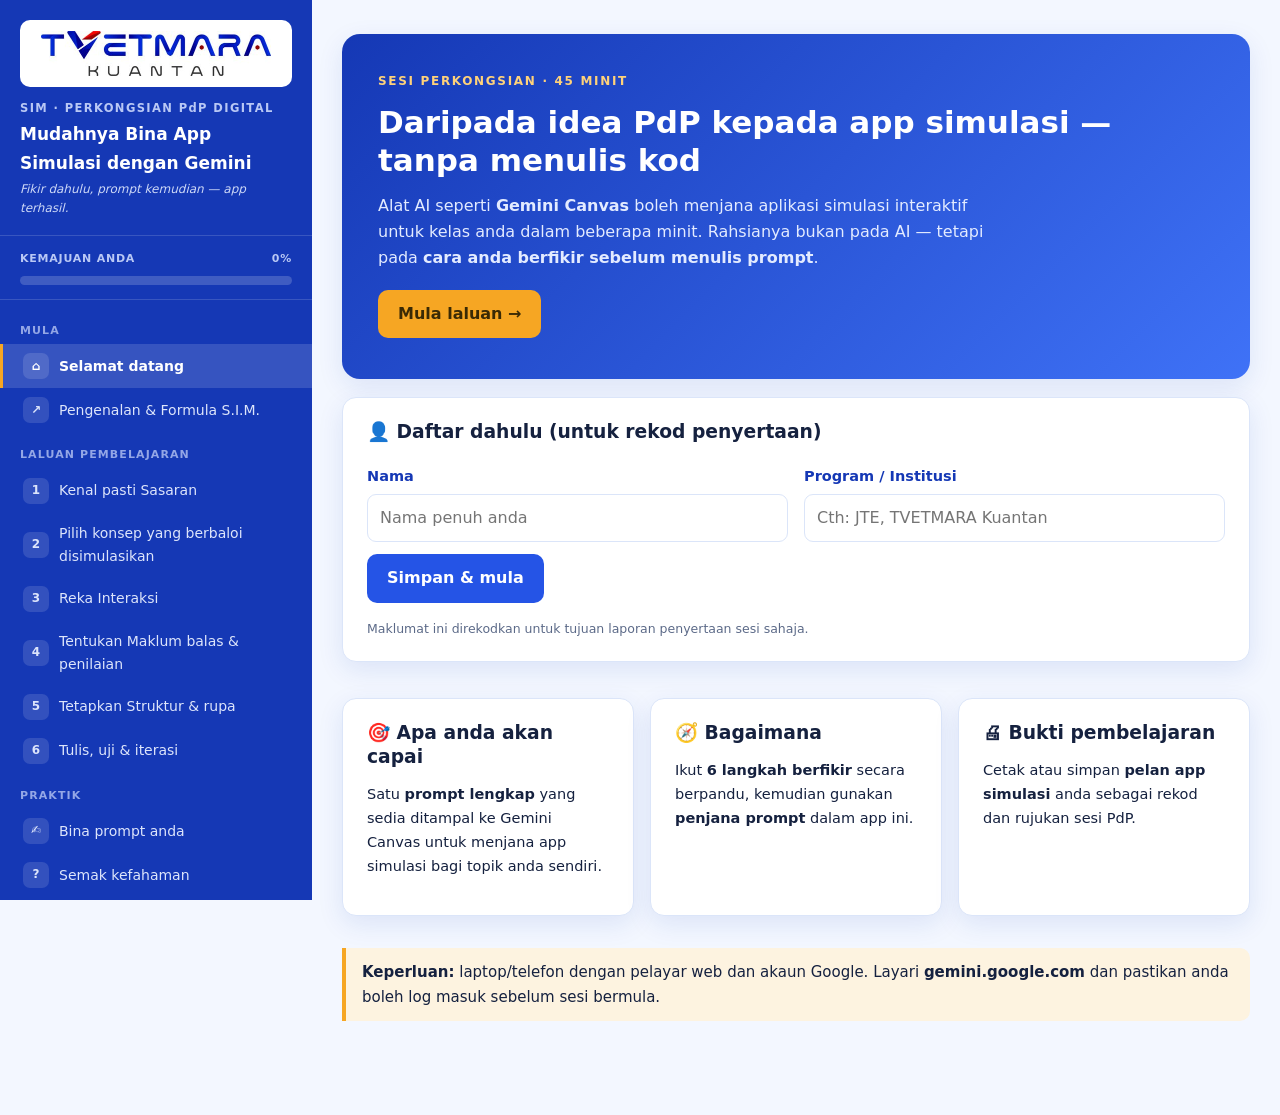
<file: index.html>
<!DOCTYPE html>
<html lang="ms">
<head>
<meta charset="UTF-8">
<meta name="viewport" content="width=device-width,initial-scale=1.0">
<title>SIM — Mudahnya Bina App Simulasi dengan Gemini</title>
<style>
:root{--royal:#2554e6;--royal-deep:#1538b5;--royal-mid:#3f72f7;--royal-light:#e7eefe;--royal-soft:#f3f7ff;--gold:#f6a623;--ink:#15213f;--muted:#5c6a88;--line:#dbe5f9;--white:#fff;--good:#1f9d57;--good-bg:#e7f6ee;--warn:#c47a08;--warn-bg:#fdf3e0;--bad:#d93b3b;--bad-bg:#fdeaea;--shadow:0 8px 26px rgba(21,56,181,.10)}
*{box-sizing:border-box}html,body{margin:0;padding:0}
body{font-family:'Segoe UI',system-ui,-apple-system,Roboto,Arial,sans-serif;color:var(--ink);background:var(--royal-soft);line-height:1.65;font-size:16px;-webkit-font-smoothing:antialiased}
button,input,textarea,select{font:inherit}h1,h2,h3{line-height:1.25;margin:0 0 .4em}
:focus-visible{outline:3px solid var(--gold);outline-offset:2px;border-radius:6px}
.skip{position:absolute;left:-999px;top:0;background:var(--royal-deep);color:#fff;padding:10px 16px;z-index:100}.skip:focus{left:0}
.app{display:flex;min-height:100vh}
.sidebar{width:312px;flex:0 0 312px;background:var(--royal-deep);color:#fff;position:sticky;top:0;height:100vh;overflow-y:auto;z-index:40;transition:transform .25s}
.brand{padding:20px 20px 16px;border-bottom:1px solid rgba(255,255,255,.15)}
.logo{display:flex;flex-direction:column;align-items:center;gap:7px;background:#fff;border-radius:10px;padding:11px 14px}
.logo img{display:block;width:100%;max-width:230px;height:auto}
.brand .code{margin-top:12px;font-size:11.5px;letter-spacing:.12em;color:#b9c8f5;font-weight:700}
.brand .ttl{font-size:17px;font-weight:800;margin-top:3px}
.brand .tag{font-size:12px;color:#cdd8f7;font-style:italic;margin-top:3px}
.progwrap{padding:14px 20px;border-bottom:1px solid rgba(255,255,255,.15)}
.progwrap .lbl{font-size:11px;letter-spacing:.07em;color:#b9c8f5;text-transform:uppercase;font-weight:700;display:flex;justify-content:space-between}
.progbar{height:9px;background:rgba(255,255,255,.18);border-radius:99px;margin-top:8px;overflow:hidden}
.progbar i{display:block;height:100%;width:0;background:linear-gradient(90deg,#7fa6ff,#ffd27a);border-radius:99px;transition:width .4s}
nav.menu{padding:8px 0 30px}
nav.menu .grp{padding:14px 20px 4px;font-size:11px;letter-spacing:.1em;text-transform:uppercase;color:#94a7e6;font-weight:700}
nav.menu button{width:100%;display:flex;align-items:center;gap:10px;padding:9px 20px;color:#dde5fb;background:transparent;border:0;border-left:3px solid transparent;cursor:pointer;text-align:left;font-size:14px}
nav.menu button .ic{width:26px;height:26px;flex:0 0 26px;border-radius:7px;background:rgba(255,255,255,.13);display:grid;place-items:center;font-size:12px;font-weight:800}
nav.menu button:hover{background:rgba(255,255,255,.08)}
nav.menu button.active{background:rgba(255,255,255,.14);border-left-color:var(--gold);color:#fff;font-weight:700}
.main{flex:1;min-width:0}
.topbar{display:none;background:var(--royal-deep);color:#fff;padding:12px 16px;position:sticky;top:0;z-index:50;align-items:center;gap:12px}
.topbar button{background:rgba(255,255,255,.15);border:0;color:#fff;border-radius:8px;padding:7px 12px;cursor:pointer;font-weight:700}
.wrap{max-width:1000px;margin:0 auto;padding:34px 30px 80px}
section{display:none}section.show{display:block;animation:fade .3s}
@keyframes fade{from{opacity:0;transform:translateY(8px)}to{opacity:1;transform:none}}
.hero{background:linear-gradient(135deg,var(--royal-deep),var(--royal-mid));color:#fff;border-radius:18px;padding:38px 36px;box-shadow:var(--shadow)}
.hero .kick{font-size:12px;letter-spacing:.14em;text-transform:uppercase;font-weight:800;color:#ffd27a}
.hero h1{font-size:31px;margin:.35em 0 .4em}
.hero p{max-width:640px;color:#e3ebff;margin:.2em 0}
.card{background:#fff;border:1px solid var(--line);border-radius:14px;padding:22px 24px;margin:18px 0;box-shadow:var(--shadow)}
.grid2{display:grid;grid-template-columns:1fr 1fr;gap:16px}
.grid3{display:grid;grid-template-columns:repeat(3,1fr);gap:16px}
@media(max-width:820px){.grid2,.grid3{grid-template-columns:1fr}}
.pill{display:inline-block;background:var(--royal-light);color:var(--royal-deep);border-radius:99px;padding:3px 12px;font-size:12.5px;font-weight:700;margin:2px 4px 2px 0}
.btn{display:inline-flex;align-items:center;gap:8px;background:var(--royal);color:#fff;border:0;border-radius:10px;padding:11px 20px;font-weight:700;cursor:pointer;text-decoration:none}
.btn:hover{background:var(--royal-deep)}
.btn.ghost{background:#fff;color:var(--royal-deep);border:2px solid var(--royal)}
.btn.gold{background:var(--gold);color:#3a2a05}
.btn.sm{padding:7px 14px;font-size:14px;border-radius:8px}
.note{background:var(--warn-bg);border-left:4px solid var(--gold);border-radius:0 10px 10px 0;padding:12px 16px;margin:14px 0;font-size:15px}
.good{background:var(--good-bg);border-left:4px solid var(--good);border-radius:0 10px 10px 0;padding:12px 16px;margin:14px 0;font-size:15px}
.badx{background:var(--bad-bg);border-left:4px solid var(--bad);border-radius:0 10px 10px 0;padding:12px 16px;margin:14px 0;font-size:15px}
.step{border:1px solid var(--line);border-radius:14px;background:#fff;margin:16px 0;box-shadow:var(--shadow);overflow:hidden}
.step-h{display:flex;align-items:center;gap:14px;padding:16px 20px;cursor:pointer;background:#fff;border:0;width:100%;text-align:left}
.step-h:hover{background:var(--royal-soft)}
.step-num{width:40px;height:40px;flex:0 0 40px;border-radius:11px;background:var(--royal-light);color:var(--royal-deep);display:grid;place-items:center;font-weight:800;font-size:17px}
.step.done .step-num{background:var(--good);color:#fff}
.step-t{flex:1}.step-t b{display:block;font-size:16.5px}.step-t span{font-size:13px;color:var(--muted)}
.chev{color:var(--muted);transition:transform .25s}
.step.open .chev{transform:rotate(180deg)}
.step-b{display:none;padding:4px 22px 20px;border-top:1px solid var(--line)}
.step.open .step-b{display:block}
.qbox{background:var(--royal-soft);border:1px dashed var(--royal-mid);border-radius:10px;padding:13px 16px;margin:12px 0}
.qbox b{color:var(--royal-deep)}
.qbox ul{margin:.4em 0 0;padding-left:20px}
.donebtn{margin-top:12px}
.step.done .donebtn{background:var(--good)}
label.f{display:block;font-weight:700;font-size:14.5px;margin:14px 0 5px;color:var(--royal-deep)}
label.f small{display:block;font-weight:400;color:var(--muted);font-size:13px}
input[type=text],textarea,select{width:100%;border:1.5px solid var(--line);border-radius:9px;padding:10px 12px;background:#fff;color:var(--ink)}
textarea{min-height:74px;resize:vertical}
input[type=text]:focus,textarea:focus{border-color:var(--royal-mid)}
.chk{display:flex;align-items:flex-start;gap:9px;margin:7px 0;font-size:15px}
.chk input{margin-top:4px;accent-color:var(--royal)}
pre.prompt{background:#101a38;color:#e8eeff;border-radius:12px;padding:20px;white-space:pre-wrap;font-size:13.5px;line-height:1.6;max-height:460px;overflow:auto}
.quiz-q{border:1px solid var(--line);border-radius:12px;padding:16px 18px;margin:14px 0;background:#fff}
.quiz-q h3{font-size:15.5px}
.opt{display:flex;align-items:flex-start;gap:9px;padding:8px 10px;border-radius:8px;cursor:pointer;margin:4px 0}
.opt:hover{background:var(--royal-soft)}
.opt input{margin-top:4px;accent-color:var(--royal)}
.fb{display:none;margin-top:10px;font-size:14.5px;border-radius:8px;padding:10px 13px}
.fb.ok{display:block;background:var(--good-bg);color:var(--good)}
.fb.no{display:block;background:var(--bad-bg);color:var(--bad)}
.score{font-size:18px;font-weight:800;color:var(--royal-deep)}
table.rt{width:100%;border-collapse:collapse;font-size:14.5px;margin:10px 0}
table.rt th,table.rt td{border:1px solid var(--line);padding:9px 12px;text-align:left;vertical-align:top}
table.rt th{background:var(--royal-light);color:var(--royal-deep)}
.footer{margin-top:34px;color:var(--muted);font-size:13px;text-align:center}
@media(max-width:920px){.sidebar{position:fixed;transform:translateX(-100%);height:100vh}.sidebar.openm{transform:none}.topbar{display:flex}.wrap{padding:22px 16px 70px}}
@media print{.sidebar,.topbar,.no-print{display:none!important}.wrap{max-width:none;padding:0}section{display:none!important}#report{display:block!important}.card{box-shadow:none;border:1px solid #999;break-inside:avoid}pre.prompt{background:#fff;color:#000;border:1px solid #999;max-height:none}}
</style>
</head>
<body>
<a class="skip" href="#main">Langkau ke kandungan</a>
<div class="app">
<aside class="sidebar" id="sidebar">
  <div class="brand">
    <div class="logo"><img src="[data-uri]" alt="Logo TVETMARA Kuantan"></div>
    <div class="code">SIM · PERKONGSIAN PdP DIGITAL</div>
    <div class="ttl">Mudahnya Bina App Simulasi dengan Gemini</div>
    <div class="tag">Fikir dahulu, prompt kemudian — app terhasil.</div>
  </div>
  <div class="progwrap">
    <div class="lbl"><span>Kemajuan anda</span><span id="pct">0%</span></div>
    <div class="progbar"><i id="pbar"></i></div>
  </div>
  <nav class="menu" aria-label="Menu utama">
    <div class="grp">Mula</div>
    <button data-sec="welcome" class="active"><span class="ic">⌂</span> Selamat datang</button>
    <button data-sec="intro"><span class="ic">↗</span> Pengenalan &amp; Formula S.I.M.</button>
    <div class="grp">Laluan pembelajaran</div>
    <span id="stepnav"></span>
    <div class="grp">Praktik</div>
    <button data-sec="builder"><span class="ic">✍</span> Bina prompt anda</button>
    <button data-sec="quiz"><span class="ic">?</span> Semak kefahaman</button>
    <div class="grp">Hasil</div>
    <button data-sec="report"><span class="ic">▤</span> Pelan &amp; cetak</button>
  </nav>
</aside>
<div class="main">
  <div class="topbar"><button onclick="toggleMenu()" aria-label="Buka menu">☰ Menu</button><b>SIM · Bina App Simulasi</b></div>
  <main class="wrap" id="main">

  <!-- ============ WELCOME ============ -->
  <section id="welcome" class="show">
    <div class="hero">
      <div class="kick">Sesi perkongsian · 45 minit</div>
      <h1>Daripada idea PdP kepada app simulasi — tanpa menulis kod</h1>
      <p>Alat AI seperti <b>Gemini Canvas</b> boleh menjana aplikasi simulasi interaktif untuk kelas anda dalam beberapa minit. Rahsianya bukan pada AI — tetapi pada <b>cara anda berfikir sebelum menulis prompt</b>.</p>
      <p style="margin-top:18px"><button class="btn gold" onclick="go('intro')">Mula laluan →</button></p>
    </div>
    <div class="card" id="regcard">
      <h3>👤 Daftar dahulu (untuk rekod penyertaan)</h3>
      <div class="grid2">
        <div><label class="f" for="reg-nama">Nama</label><input type="text" id="reg-nama" placeholder="Nama penuh anda"></div>
        <div><label class="f" for="reg-inst">Program / Institusi</label><input type="text" id="reg-inst" placeholder="Cth: JTE, TVETMARA Kuantan"></div>
      </div>
      <p style="margin-top:12px"><button class="btn" onclick="saveReg()">Simpan &amp; mula</button></p>
      <p style="font-size:12.5px;color:var(--muted);margin:.4em 0 0">Maklumat ini direkodkan untuk tujuan laporan penyertaan sesi sahaja.</p>
    </div>
    <div class="good" id="regdone" style="display:none"></div>
    <div class="grid3">
      <div class="card"><h3>🎯 Apa anda akan capai</h3><p style="font-size:14.5px">Satu <b>prompt lengkap</b> yang sedia ditampal ke Gemini Canvas untuk menjana app simulasi bagi topik anda sendiri.</p></div>
      <div class="card"><h3>🧭 Bagaimana</h3><p style="font-size:14.5px">Ikut <b>6 langkah berfikir</b> secara berpandu, kemudian gunakan <b>penjana prompt</b> dalam app ini.</p></div>
      <div class="card"><h3>🖨 Bukti pembelajaran</h3><p style="font-size:14.5px">Cetak atau simpan <b>pelan app simulasi</b> anda sebagai rekod dan rujukan sesi PdP.</p></div>
    </div>
    <div class="note"><b>Keperluan:</b> laptop/telefon dengan pelayar web dan akaun Google. Layari <b>gemini.google.com</b> dan pastikan anda boleh log masuk sebelum sesi bermula.</div>
  </section>

  <!-- ============ INTRO ============ -->
  <section id="intro">
    <h1>Pengenalan: Kenapa app simulasi &amp; apa itu Gemini Canvas?</h1>
    <div class="card">
      <h2>💡 Kenapa simulasi dalam PdP?</h2>
      <p>Sesetengah konsep sukar diajar dengan slaid statik — terlalu <b>abstrak</b> (arus elektrik, kadar tindak balas), terlalu <b>berbahaya</b> (voltan tinggi, bahan kimia), terlalu <b>mahal</b> (mesin industri), atau terlalu <b>perlahan/pantas</b> untuk diperhatikan. Simulasi membenarkan pelajar <b>mencuba, tersilap dan memerhati kesan</b> — tanpa risiko dan tanpa kos.</p>
      <div class="grid2">
        <div class="good"><b>Sesuai disimulasikan:</b> hubungan sebab-akibat (ubah X, lihat Y), prosedur berlangkah, membuat keputusan senario, konsep abstrak yang boleh divisualkan.</div>
        <div class="badx"><b>Kurang sesuai:</b> fakta hafalan semata-mata, kandungan yang lebih baik dipelajari secara hands-on sebenar di bengkel/makmal.</div>
      </div>
    </div>
    <div class="card">
      <h2>🧩 Apa itu Gemini Canvas?</h2>
      <p><b>Gemini Canvas</b> ialah ciri dalam Gemini (gemini.google.com) yang boleh menjana dan memaparkan <b>aplikasi web interaktif</b> terus daripada arahan bahasa biasa. Anda menulis prompt, Gemini menulis kod, dan app terus boleh dicuba, dikongsi atau dimuat turun sebagai satu fail HTML.</p>
      <p><span class="pill">1 · Buka gemini.google.com</span><span class="pill">2 · Pilih Canvas</span><span class="pill">3 · Tampal prompt</span><span class="pill">4 · Uji &amp; minta penambahbaikan</span><span class="pill">5 · Kongsi / muat turun</span></p>
      <div class="note"><b>Prinsip utama:</b> Kualiti app = kualiti prompt. Prompt yang kabur menghasilkan app yang kabur. Sebab itulah kita <b>berfikir dahulu</b>.</div>
    </div>
    <div class="card">
      <h2>🔑 Formula S.I.M. — kerangka berfikir sebelum prompt</h2>
      <table class="rt">
        <tr><th style="width:90px">Huruf</th><th>Maksud</th><th>Soalan teras</th></tr>
        <tr><td><b>S</b></td><td><b>Sasaran</b> — hasil pembelajaran &amp; profil pelajar</td><td>Selepas menggunakan app ini, apakah yang pelajar saya <i>boleh buat</i>?</td></tr>
        <tr><td><b>I</b></td><td><b>Interaksi</b> — apa yang pelajar boleh ubah, cuba &amp; uji</td><td>Apakah yang pelajar <i>lakukan</i> dalam app — bukan sekadar baca?</td></tr>
        <tr><td><b>M</b></td><td><b>Maklum balas</b> — bagaimana app membalas tindakan pelajar</td><td>Bagaimana pelajar <i>tahu</i> mereka faham atau tersilap?</td></tr>
      </table>
      <p style="font-size:14.5px;color:var(--muted)">Enam langkah dalam laluan pembelajaran seterusnya mengembangkan Formula S.I.M. ini kepada pelan lengkap.</p>
      <p><button class="btn" onclick="go('step0')">Mula Langkah 1 →</button></p>
    </div>
  </section>

  <!-- ============ BUILDER ============ -->
  <section id="builder">
    <h1>✍ Bina prompt anda</h1>
    <p style="color:var(--muted)">Isi ruangan di bawah berdasarkan jawapan anda dalam 6 langkah tadi. App ini akan menyusunnya menjadi prompt lengkap untuk Gemini Canvas.</p>
    <div class="card">
      <h2>Langkah 1–2 · Sasaran &amp; konsep</h2>
      <label class="f" for="f-topik">Topik / konsep yang hendak disimulasikan <small>Cth: Litar siri vs selari · Nisbah bancuhan konkrit · Kitaran penyejukan aircond</small></label>
      <input type="text" id="f-topik" placeholder="Topik anda...">
      <label class="f" for="f-pelajar">Profil pelajar <small>Cth: Pelajar Sijil Teknologi Elektrik semester 2, TVETMARA Kuantan</small></label>
      <input type="text" id="f-pelajar" placeholder="Siapa pelajar anda...">
      <label class="f" for="f-hasil">Hasil pembelajaran (1–3) <small>Guna kata kerja boleh diperhatikan: membezakan, mengira, memilih, menyusun...</small></label>
      <textarea id="f-hasil" placeholder="Selepas menggunakan app ini, pelajar dapat..."></textarea>
      <label class="f" for="f-sukar">Salah faham / bahagian sukar yang app perlu bantu selesaikan <small>Cth: Pelajar keliru — sangka arus sama dalam semua jenis litar</small></label>
      <textarea id="f-sukar" placeholder="Apa yang pelajar selalu keliru..."></textarea>
    </div>
    <div class="card">
      <h2>Langkah 3 · Interaksi</h2>
      <label class="f" for="f-ubah">Apa yang pelajar boleh ubah / lakukan? <small>Cth: Slider nilai perintang 10–100Ω, butang tukar jenis litar, pilih komponen</small></label>
      <textarea id="f-ubah" placeholder="Pelajar boleh mengubah..."></textarea>
      <label class="f" for="f-papar">Apa yang dipaparkan dan berubah serta-merta? <small>Cth: Gambar rajah litar, bacaan arus &amp; voltan, graf, animasi aliran</small></label>
      <textarea id="f-papar" placeholder="Skrin akan memaparkan..."></textarea>
    </div>
    <div class="card">
      <h2>Langkah 4 · Maklum balas &amp; penilaian</h2>
      <div class="chk"><input type="checkbox" id="c-explain" checked><label for="c-explain">Penerangan automatik “apa yang berlaku &amp; kenapa” setiap kali pelajar mengubah sesuatu</label></div>
      <div class="chk"><input type="checkbox" id="c-quiz" checked><label for="c-quiz">Kuiz semak kefahaman (5 soalan objektif) dengan maklum balas serta-merta</label></div>
      <div class="chk"><input type="checkbox" id="c-score"><label for="c-score">Skor / markah dan mesej galakan</label></div>
      <div class="chk"><input type="checkbox" id="c-miskonsepsi" checked><label for="c-miskonsepsi">Mesej khas menegur salah faham lazim (seperti yang dinyatakan di atas)</label></div>
    </div>
    <div class="card">
      <h2>Langkah 5 · Struktur &amp; rupa</h2>
      <div class="chk"><input type="checkbox" id="c-intro" checked><label for="c-intro">Skrin pengenalan (tajuk, objektif, arahan penggunaan)</label></div>
      <div class="chk"><input type="checkbox" id="c-rumusan" checked><label for="c-rumusan">Skrin rumusan pada akhir (isi penting + refleksi)</label></div>
      <div class="chk"><input type="checkbox" id="c-mobile" checked><label for="c-mobile">Mesra telefon (responsive) — pelajar guna telefon di kelas</label></div>
      <label class="f" for="f-gaya">Gaya &amp; warna (pilihan) <small>Cth: Warna biru royal &amp; emas TVETMARA, moden dan bersih</small></label>
      <input type="text" id="f-gaya" placeholder="Biru royal dan emas, gaya moden...">
      <label class="f" for="f-bahasa">Bahasa app</label>
      <select id="f-bahasa"><option>Bahasa Melayu</option><option>Bahasa Inggeris</option><option>Dwibahasa (BM + BI)</option></select>
    </div>
    <p class="no-print">
      <button class="btn" onclick="makePrompt()">⚡ Jana prompt saya</button>
      <button class="btn ghost" onclick="clearAll()">Kosongkan semula</button>
    </p>
    <div id="promptout" style="display:none">
      <div class="card">
        <h2>🎉 Prompt anda sedia!</h2>
        <pre class="prompt" id="ptext"></pre>
        <p class="no-print" style="margin-top:14px">
          <button class="btn gold" onclick="copyPrompt()" id="copybtn">📋 Salin prompt</button>
          <a class="btn ghost" href="https://gemini.google.com" target="_blank" rel="noopener">Buka Gemini Canvas ↗</a>
          <button class="btn ghost" onclick="go('report')">Lihat pelan penuh →</button>
        </p>
        <div class="note"><b>Selepas menampal:</b> uji app seperti seorang pelajar. Ada yang tak kena? Balas terus kepada Gemini, cth: <i>“Besarkan saiz butang”, “Tambah satu soalan tentang X”, “Tukar bahasa penerangan supaya lebih mudah”</i>. Iterasi ialah sebahagian daripada proses!</div>
      </div>
    </div>
  </section>

  <!-- ============ QUIZ ============ -->
  <section id="quiz">
    <h1>? Semak kefahaman</h1>
    <p style="color:var(--muted)">5 soalan ringkas. Jawab, kemudian klik <b>Semak jawapan</b>.</p>
    <div id="quizbox"></div>
    <p class="no-print"><button class="btn" onclick="checkQuiz()">Semak jawapan</button></p>
    <div class="card" id="quizres" style="display:none"><span class="score" id="scoretxt"></span><p id="scoremsg" style="margin:.4em 0 0"></p></div>
  </section>

  <!-- ============ REPORT ============ -->
  <section id="report">
    <h1>▤ Pelan App Simulasi Anda</h1>
    <div class="card">
      <h2 id="r-topik">—</h2>
      <table class="rt">
        <tr><th style="width:220px">Perkara</th><th>Butiran</th></tr>
        <tr><td>Pelajar sasaran</td><td id="r-pelajar">—</td></tr>
        <tr><td>Hasil pembelajaran</td><td id="r-hasil">—</td></tr>
        <tr><td>Salah faham disasar</td><td id="r-sukar">—</td></tr>
        <tr><td>Interaksi pelajar</td><td id="r-ubah">—</td></tr>
        <tr><td>Paparan dinamik</td><td id="r-papar">—</td></tr>
        <tr><td>Maklum balas</td><td id="r-fb">—</td></tr>
        <tr><td>Struktur &amp; gaya</td><td id="r-struktur">—</td></tr>
      </table>
    </div>
    <div class="card">
      <h2>Prompt akhir</h2>
      <pre class="prompt" id="r-prompt">Belum dijana. Pergi ke “Bina prompt anda” dahulu.</pre>
    </div>
    <div class="card">
      <h2>✅ Senarai semak sebelum guna dalam PdP</h2>
      <div class="chk"><input type="checkbox" id="s1"><label for="s1">Saya sudah uji app seperti pelajar — semua butang &amp; interaksi berfungsi</label></div>
      <div class="chk"><input type="checkbox" id="s2"><label for="s2">Fakta, unit dan istilah teknikal dalam app disemak dan tepat</label></div>
      <div class="chk"><input type="checkbox" id="s3"><label for="s3">Bahasa sesuai dengan tahap pelajar saya</label></div>
      <div class="chk"><input type="checkbox" id="s4"><label for="s4">Saya tahu bila app ini digunakan dalam sesi (set induksi / latihan / pengukuhan)</label></div>
      <div class="chk"><input type="checkbox" id="s5"><label for="s5">Pautan kongsi / fail HTML sudah diuji pada peranti pelajar</label></div>
    </div>
    <p class="no-print"><button class="btn" onclick="window.print()">🖨 Cetak / Simpan PDF</button></p>
    <div class="footer">SIM · Mudahnya Bina App Simulasi dengan Gemini · Jawatankuasa Pemantapan PdP PAK21 · TVETMARA Kuantan</div>
  </section>

  </main>
</div>
</div>
<script>
/* ================= PENJEJAKAN (APPS SCRIPT) =================
   Tampal URL Web App Apps Script anda di antara tanda petik.
   Biarkan kosong ('') untuk mematikan penjejakan.            */
var TRACK_URL='https://script.google.com/macros/s/AKfycbyY62M3G3VFDk0EAaFPIX4ARZ9Bw_T49GKRzRXzkcQIog3qWjE_uWB4mIUN5wrmbiCD/exec';
/* ============================================================ */
/* ================= DATA: 6 LANGKAH ================= */
var STEPS=[
{t:'Kenal pasti Sasaran',ms:'Hasil pembelajaran & profil pelajar (S dalam S.I.M.)',time:'± 3 minit',
why:'App yang baik bermula dengan kesudahan: apakah yang pelajar boleh BUAT selepas menggunakannya? Tanpa sasaran yang jelas, Gemini akan menjana app yang cantik tetapi tidak mengajar apa-apa.',
q:['Apakah topik dan hasil pembelajaran khusus? Gunakan kata kerja boleh diperhatikan (membezakan, mengira, memilih, menyusun).','Siapa pelajar anda — program, semester, pengetahuan sedia ada?','Bila app ini akan digunakan — set induksi, latihan berpandu, atau pengukuhan?'],
example:'EET: “Pelajar Sijil Teknologi Elektrik semester 2 dapat membezakan kesan perubahan rintangan terhadap arus dalam litar siri berbanding litar selari.” · Bangunan: “Pelajar dapat memilih nisbah bancuhan konkrit yang betul mengikut kegunaan struktur.”',
avoid:'Sasaran kabur seperti “pelajar memahami litar” — “memahami” tidak boleh diperhatikan dan tidak membantu Gemini mereka interaksi yang betul.'},
{t:'Pilih konsep yang berbaloi disimulasikan',ms:'Fokus pada yang sukar, abstrak, berbahaya atau mahal',time:'± 3 minit',
why:'Bukan semua kandungan perlu jadi simulasi. Nilai simulasi paling tinggi apabila pelajar dapat MENCUBA sesuatu yang mustahil, mahal atau berbahaya dilakukan secara fizikal — atau melihat sesuatu yang abstrak menjadi nyata.',
q:['Apakah bahagian topik ini yang pelajar paling kerap salah faham?','Apakah yang TIDAK dapat ditunjukkan dengan slaid statik atau lakaran papan putih?','Adakah hubungan sebab-akibat yang boleh diterokai? (ubah X → lihat kesan pada Y)'],
example:'EET: Arus tidak nampak — tetapi simulasi boleh animasikan aliran elektron dan tunjukkan meter berubah serta-merta. · Bangunan: Kesilapan nisbah bancuhan hanya kelihatan selepas konkrit gagal — simulasi tunjuk kesannya serta-merta tanpa risiko.',
avoid:'Menyimulasikan fakta hafalan (cth: senarai definisi) — itu lebih sesuai jadi kad imbas, bukan simulasi.'},
{t:'Reka Interaksi',ms:'Apa pelajar boleh ubah, cuba & uji (I dalam S.I.M.)',time:'± 4 minit',
why:'Interaksi ialah jantung simulasi. Jika pelajar hanya membaca dan menekan “Seterusnya”, itu slaid — bukan simulasi. Tentukan dengan spesifik apa yang boleh diubah dan apa yang berlaku apabila diubah.',
q:['Apakah pemboleh ubah yang pelajar boleh kawal? (slider, kotak input, butang pilihan)','Apakah yang dipaparkan dan berubah serta-merta? (rajah, meter, graf, animasi)','Adakah senario atau cabaran? (cth: “capai arus 2A dengan bajet komponen terhad”)'],
example:'EET: Slider rintangan R1 &amp; R2 (10–100Ω), butang togol “Siri / Selari”, paparan ammeter &amp; voltmeter yang berubah serta-merta, animasi kelajuan aliran arus. · Bangunan: Slider nisbah simen:pasir:batu, paparan kekuatan konkrit &amp; kos, amaran jika nisbah tidak sesuai.',
avoid:'Terlalu banyak interaksi serentak. 2–3 pemboleh ubah yang bermakna lebih baik daripada 10 butang yang mengelirukan.'},
{t:'Tentukan Maklum balas & penilaian',ms:'Bagaimana pelajar tahu mereka faham (M dalam S.I.M.)',time:'± 4 minit',
why:'Maklum balas serta-merta ialah kelebihan terbesar simulasi berbanding buku teks. Setiap tindakan pelajar patut mendapat respons yang MENGAJAR — bukan sekadar “betul/salah”.',
q:['Apabila pelajar mengubah sesuatu, adakah app menerangkan APA yang berlaku dan KENAPA?','Bagaimana kefahaman disemak? (kuiz, cabaran, ramalan-kemudian-uji)','Bagaimana app menangani salah faham lazim yang anda kenal pasti di Langkah 2?'],
example:'EET: Apabila pelajar menambah perintang dalam litar selari dan arus jumlah MENINGKAT, app memaparkan: “Perhatikan! Berbeza dengan litar siri, menambah laluan selari mengurangkan jumlah rintangan...” diikuti kuiz ramalan 5 soalan.',
avoid:'Maklum balas “Betul! / Salah!” tanpa penerangan — pelajar meneka sehingga betul tanpa belajar apa-apa.'},
{t:'Tetapkan Struktur & rupa',ms:'Skrin, bahasa, gaya dan aksesibiliti',time:'± 3 minit',
why:'Struktur yang jelas menjadikan app mudah digunakan tanpa penerangan panjang. Nyatakan juga bahasa dan gaya visual — jika tidak, Gemini akan memilih sendiri (biasanya dalam Bahasa Inggeris!).',
q:['Apakah aliran skrin? (cth: Pengenalan → Simulasi → Kuiz → Rumusan)','Apakah bahasa app? Adakah istilah teknikal perlu dikekalkan dalam BI?','Peranti pelajar — telefon atau komputer? (nyatakan “mesra telefon / responsive”)'],
example:'“App dalam Bahasa Melayu, istilah teknikal elektrik dikekalkan dalam BI. 4 skrin: Pengenalan → Simulasi → Kuiz → Rumusan. Warna biru royal dan emas. Mesra telefon.”',
avoid:'Membiarkan bahasa dan struktur ditentukan AI — hasilnya tidak konsisten dengan budaya bilik darjah anda.'},
{t:'Tulis, uji & iterasi',ms:'Jana prompt → tampal di Gemini Canvas → uji → perbaiki',time:'± 8 minit',
why:'Prompt pertama jarang sempurna — dan itu normal! Kekuatan Gemini Canvas ialah anda boleh terus meminta perubahan dalam bahasa biasa sehingga app benar-benar menepati kelas anda.',
q:['Sudahkah semua jawapan Langkah 1–5 dimasukkan ke dalam penjana prompt?','Selepas app terjana: uji seperti pelajar. Apa yang mengelirukan? Apa yang salah fakta?','Apakah 1–2 penambahbaikan pertama yang anda akan minta daripada Gemini?'],
example:'Iterasi biasa: “Besarkan tulisan pada meter”, “Tambah butang reset”, “Soalan kuiz no. 3 terlalu mudah — gantikan dengan soalan pengiraan”, “Tukar penerangan supaya sesuai untuk pelajar semester 1”.',
avoid:'Berputus asa selepas cubaan pertama, ATAU menerima app tanpa menyemak ketepatan fakta — AI boleh tersilap kandungan teknikal.'}
];
/* ================= DATA: KUIZ ================= */
var QUIZ=[
{q:'Apakah perkara PERTAMA yang perlu ditentukan sebelum menulis prompt app simulasi?',
o:['Warna dan gaya visual app','Hasil pembelajaran dan profil pelajar','Jenis slider yang hendak digunakan','Nama app yang menarik'],a:1,
fb:'Betul! Sasaran (S) didahulukan — hasil pembelajaran menentukan segala reka bentuk yang lain.'},
{q:'Antara berikut, konsep manakah PALING berbaloi dijadikan simulasi?',
o:['Senarai definisi istilah elektrik','Sejarah penubuhan institusi','Kesan perubahan voltan terhadap arus — abstrak dan tak dapat dilihat mata','Nama-nama alat tangan di bengkel'],a:2,
fb:'Tepat! Simulasi paling bernilai untuk konsep abstrak, berbahaya, mahal, atau hubungan sebab-akibat yang boleh diterokai.'},
{q:'Apakah ciri prompt yang JELAS untuk Gemini Canvas?',
o:['Pendek — cukup sekadar “buat app tentang litar elektrik”','Menyatakan siapa pelajar, apa interaksi, apa maklum balas, dan bahasa app','Menggunakan istilah teknikal pengaturcaraan seperti JavaScript dan CSS','Meminta seberapa banyak ciri yang boleh dalam satu app'],a:1,
fb:'Betul! Prompt jelas = spesifik tentang Sasaran, Interaksi, Maklum balas dan struktur. Anda tidak perlu tahu istilah pengaturcaraan.'},
{q:'Maklum balas yang BAIK dalam app simulasi ialah...',
o:['“Betul!” atau “Salah!” sahaja supaya ringkas','Skor akhir sahaja pada penghujung','Penerangan apa yang berlaku dan kenapa, setiap kali pelajar bertindak','Muzik dan animasi meriah tanpa teks'],a:2,
fb:'Tepat! Maklum balas yang mengajar menerangkan APA dan KENAPA — bukan sekadar betul/salah.'},
{q:'Selepas Gemini menjana app pertama anda, apakah tindakan terbaik?',
o:['Terus kongsi kepada pelajar — AI sentiasa tepat','Uji seperti pelajar, semak ketepatan fakta, dan minta penambahbaikan daripada Gemini','Padam dan tulis semula prompt dari kosong jika ada kekurangan','Tukar kepada alat AI lain'],a:1,
fb:'Betul! Uji → semak fakta → iterasi. Balas terus kepada Gemini dalam bahasa biasa untuk memperbaiki app.'}
];
/* ================= STATE ================= */
var state={};
try{state=JSON.parse(localStorage.getItem('simGemini')||'{}')}catch(e){state={}}
state.done=state.done||[false,false,false,false,false,false];
state.quizDone=state.quizDone||false;state.promptDone=state.promptDone||false;
function save(){try{localStorage.setItem('simGemini',JSON.stringify(state))}catch(e){}}
/* ================= TRACK ================= */
function track(ev,data){
if(!TRACK_URL)return;
var payload={ev:ev,nama:state.nama||'',institusi:state.inst||'',data:data||'',masa:new Date().toISOString()};
try{fetch(TRACK_URL,{method:'POST',mode:'no-cors',headers:{'Content-Type':'text/plain'},body:JSON.stringify(payload)})}catch(e){}
}
function saveReg(){
var n=document.getElementById('reg-nama').value.trim();
var i=document.getElementById('reg-inst').value.trim();
if(!n){alert('Sila isi nama anda dahulu.');return}
state.nama=n;state.inst=i;save();
showReg();track('daftar',i);
}
function showReg(){
if(!state.nama)return;
document.getElementById('regcard').style.display='none';
var d=document.getElementById('regdone');
d.style.display='block';
d.innerHTML='<b>Selamat datang, '+state.nama+'!</b>'+(state.inst?' ('+state.inst+')':'')+' Pendaftaran anda telah direkodkan. Klik <b>Mula laluan</b> di atas.';
}
/* ================= NAV ================= */
function go(id){
document.querySelectorAll('section').forEach(function(s){s.classList.remove('show')});
document.getElementById(id).classList.add('show');
document.querySelectorAll('nav.menu button').forEach(function(b){b.classList.toggle('active',b.dataset.sec===id)});
document.getElementById('sidebar').classList.remove('openm');
window.scrollTo({top:0,behavior:'smooth'});
if(id==='report')fillReport();
}
document.querySelectorAll('nav.menu button').forEach(function(b){b.addEventListener('click',function(){go(b.dataset.sec)})});
function toggleMenu(){document.getElementById('sidebar').classList.toggle('openm')}
/* ================= STEPS: SATU LANGKAH SATU HALAMAN ================= */
function renderStepNav(){
var host=document.getElementById('stepnav');
host.innerHTML=STEPS.map(function(e,i){
return '<button data-sec="step'+i+'" onclick="go(\'step'+i+'\')"><span class="ic" '+(state.done[i]?'style="background:var(--good)"':'')+'>'+(state.done[i]?'✓':(i+1))+'</span> '+e.t+'</button>';
}).join('');
}
function stepPageHTML(e,i){
var last=i===STEPS.length-1;
return '<div style="font-size:12px;letter-spacing:.12em;text-transform:uppercase;font-weight:800;color:var(--gold)">Laluan pembelajaran · Langkah '+(i+1)+' daripada '+STEPS.length+'</div>'+
'<h1 style="margin-top:.2em">'+(i+1)+'. '+e.t+'</h1>'+
'<p style="color:var(--muted);margin-top:-.3em">'+e.ms+' · '+e.time+'</p>'+
'<div class="card">'+
'<h2>💡 Kenapa langkah ini penting</h2><p>'+e.why+'</p>'+
'<div class="qbox"><b>Soalan panduan — jawab untuk topik ANDA:</b><ul>'+e.q.map(function(x){return'<li>'+x+'</li>'}).join('')+'</ul></div>'+
'<div class="good"><b>Contoh:</b> '+e.example+'</div>'+
'<div class="badx"><b>Elakkan:</b> '+e.avoid+'</div>'+
'<button class="btn sm donebtn" style="'+(state.done[i]?'background:var(--good)':'')+'" onclick="toggleDone('+i+')">'+(state.done[i]?'✓ Selesai — klik untuk buat asal':'Tanda selesai')+'</button>'+
'</div>'+
(last&&state.done.every(Boolean)?'<div class="good" id="pathdone"><b>Hebat!</b> Semua 6 langkah selesai. Sekarang tukar jawapan anda kepada prompt sebenar.</div>':'')+
'<p class="no-print" style="display:flex;justify-content:space-between;gap:10px;margin-top:20px">'+
'<button class="btn ghost" onclick="go(\''+(i===0?'intro':'step'+(i-1))+'\')">← '+(i===0?'Pengenalan':'Langkah '+i)+'</button>'+
(last?'<button class="btn gold" onclick="go(\'builder\')">Bina prompt anda →</button>'
     :'<button class="btn" onclick="go(\'step'+(i+1)+'\')">Langkah '+(i+2)+' →</button>')+
'</p>';
}
function renderStepPages(){
var builder=document.getElementById('builder');
STEPS.forEach(function(e,i){
var sec=document.getElementById('step'+i);
if(!sec){sec=document.createElement('section');sec.id='step'+i;builder.parentNode.insertBefore(sec,builder);}
sec.innerHTML=stepPageHTML(e,i);
});
}
function toggleDone(i){state.done[i]=!state.done[i];save();
if(state.done[i])track('langkah_selesai','Langkah '+(i+1)+': '+STEPS[i].t+(state.done.every(Boolean)?' (SEMUA SELESAI)':''));
renderStepNav();renderStepPages();
document.getElementById('step'+i).classList.add('show');
document.querySelectorAll('nav.menu button').forEach(function(b){b.classList.toggle('active',b.dataset.sec==='step'+i)});
updateProg();}
/* ================= QUIZ RENDER ================= */
function renderQuiz(){
var host=document.getElementById('quizbox');host.innerHTML='';
QUIZ.forEach(function(e,i){
var d=document.createElement('div');d.className='quiz-q';
d.innerHTML='<h3>'+(i+1)+'. '+e.q+'</h3>'+e.o.map(function(o,j){
return'<label class="opt"><input type="radio" name="q'+i+'" value="'+j+'"><span>'+o+'</span></label>'}).join('')+
'<div class="fb" id="fb'+i+'"></div>';
host.appendChild(d);
});}
function checkQuiz(){
var sc=0;
QUIZ.forEach(function(e,i){
var sel=document.querySelector('input[name=q'+i+']:checked');
var fb=document.getElementById('fb'+i);
if(!sel){fb.className='fb no';fb.textContent='Belum dijawab.';return}
if(+sel.value===e.a){sc++;fb.className='fb ok';fb.textContent='✓ '+e.fb}
else{fb.className='fb no';fb.textContent='✗ Cuba fikirkan semula — jawapan betul: “'+e.o[e.a]+'”. '+e.fb}
});
var res=document.getElementById('quizres');res.style.display='block';
document.getElementById('scoretxt').textContent='Skor: '+sc+' / '+QUIZ.length;
document.getElementById('scoremsg').textContent=sc===5?'Cemerlang! Anda sedia membimbing rakan pendidik lain.':sc>=3?'Bagus! Semak semula bahagian yang tersilap dalam Laluan Pembelajaran.':'Tidak mengapa — kembali ke 6 Langkah dan cuba lagi.';
if(sc>=3){state.quizDone=true;save();updateProg()}
track('kuiz',sc+'/'+QUIZ.length);
}
/* ================= PROMPT BUILDER ================= */
function v(id){return document.getElementById(id).value.trim()}
function c(id){return document.getElementById(id).checked}
function makePrompt(){
var topik=v('f-topik')||'[TOPIK]';
var pelajar=v('f-pelajar')||'[PROFIL PELAJAR]';
var hasil=v('f-hasil')||'[HASIL PEMBELAJARAN]';
var sukar=v('f-sukar');
var ubah=v('f-ubah')||'[APA YANG PELAJAR BOLEH UBAH]';
var papar=v('f-papar')||'[APA YANG DIPAPARKAN DAN BERUBAH]';
var gaya=v('f-gaya')||'warna biru royal (#2554e6) dan emas (#f6a623), moden dan bersih';
var bahasa=document.getElementById('f-bahasa').value;
var fb=[];
if(c('c-explain'))fb.push('Setiap kali pelajar mengubah sesuatu, paparkan penerangan ringkas tentang APA yang berlaku dan KENAPA (bukan sekadar nombor berubah).');
if(c('c-quiz'))fb.push('Sediakan bahagian kuiz: 5 soalan objektif berkaitan simulasi, dengan maklum balas serta-merta yang menerangkan jawapan.');
if(c('c-score'))fb.push('Paparkan skor kuiz dan mesej galakan pada akhir.');
if(c('c-miskonsepsi')&&sukar)fb.push('Pelajar sering keliru: "'+sukar+'". Masukkan penerangan atau amaran khas dalam simulasi untuk menangani salah faham ini.');
var skrin=[];
if(c('c-intro'))skrin.push('Skrin pengenalan: tajuk, objektif pembelajaran, dan arahan penggunaan ringkas');
skrin.push('Skrin simulasi utama (fokus app ini)');
if(c('c-quiz'))skrin.push('Skrin kuiz semak kefahaman');
if(c('c-rumusan'))skrin.push('Skrin rumusan: isi penting dan satu soalan refleksi');
var p='Bina satu aplikasi web simulasi pembelajaran interaktif dalam SATU fail HTML (HTML + CSS + JavaScript dalam satu fail, tanpa pustaka luaran).\n\n'+
'KONTEKS\n'+
'- Topik: '+topik+'\n'+
'- Pelajar sasaran: '+pelajar+'\n'+
'- Hasil pembelajaran: selepas menggunakan app ini, pelajar dapat '+hasil+'\n\n'+
'SIMULASI & INTERAKSI\n'+
'- Pelajar boleh: '+ubah+'\n'+
'- Paparan yang berubah serta-merta: '+papar+'\n'+
'- Pastikan interaksi berfungsi sepenuhnya dengan nilai yang tepat dari segi fakta dan unit.\n\n'+
'MAKLUM BALAS & PENILAIAN\n'+fb.map(function(x){return'- '+x}).join('\n')+'\n\n'+
'STRUKTUR APP\n'+skrin.map(function(x,i){return'- '+(i+1)+'. '+x}).join('\n')+'\n\n'+
'BAHASA & GAYA\n'+
'- Bahasa: '+bahasa+'. Istilah teknikal boleh dikekalkan dalam Bahasa Inggeris jika lazim digunakan.\n'+
'- Gaya visual: '+gaya+'.\n'+
(c('c-mobile')?'- Mesra telefon (responsive) — pelajar akan menggunakannya pada telefon.\n':'')+
'- Butang dan tulisan cukup besar, kontras warna yang baik.\n\n'+
'KUALITI\n'+
'- Semua kandungan mestilah tepat dari segi fakta. Jika tidak pasti tentang sesuatu nilai teknikal, gunakan nilai piawai industri.\n'+
'- Pastikan app boleh terus digunakan tanpa penerangan tambahan daripada pensyarah.';
document.getElementById('ptext').textContent=p;
document.getElementById('promptout').style.display='block';
document.getElementById('promptout').scrollIntoView({behavior:'smooth'});
state.promptDone=true;state.saved={topik:topik,pelajar:pelajar,hasil:hasil,sukar:sukar,ubah:ubah,papar:papar,fb:fb,skrin:skrin,gaya:gaya,bahasa:bahasa,prompt:p};
save();updateProg();
track('prompt_dijana',topik);
}
function copiedMsg(){var b=document.getElementById('copybtn');b.textContent='✓ Disalin! Tampal di Gemini Canvas';setTimeout(function(){b.textContent='📋 Salin prompt'},2500)}
function copyPrompt(){
var t=document.getElementById('ptext').textContent;
if(navigator.clipboard&&navigator.clipboard.writeText){navigator.clipboard.writeText(t).then(copiedMsg,function(){copyFallback(t)})}
else copyFallback(t);
}
function copyFallback(t){
var ta=document.createElement('textarea');ta.value=t;document.body.appendChild(ta);ta.select();
try{document.execCommand('copy');copiedMsg()}catch(e){alert('Sila salin secara manual (tekan lama / Ctrl+C pada teks prompt).')}
document.body.removeChild(ta);
}
function clearAll(){
['f-topik','f-pelajar','f-hasil','f-sukar','f-ubah','f-papar','f-gaya'].forEach(function(id){document.getElementById(id).value=''});
document.getElementById('promptout').style.display='none';
}
/* ================= REPORT ================= */
function fillReport(){
var s=state.saved;if(!s)return;
document.getElementById('r-topik').textContent=s.topik;
document.getElementById('r-pelajar').textContent=s.pelajar;
document.getElementById('r-hasil').textContent=s.hasil;
document.getElementById('r-sukar').textContent=s.sukar||'—';
document.getElementById('r-ubah').textContent=s.ubah;
document.getElementById('r-papar').textContent=s.papar;
document.getElementById('r-fb').textContent=s.fb.join(' · ')||'—';
document.getElementById('r-struktur').textContent=s.skrin.join(' → ')+' · '+s.bahasa+' · '+s.gaya;
document.getElementById('r-prompt').textContent=s.prompt;
}
/* ================= PROGRESS ================= */
function updateProg(){
var total=8,got=state.done.filter(Boolean).length+(state.quizDone?1:0)+(state.promptDone?1:0);
var pct=Math.round(got/total*100);
document.getElementById('pct').textContent=pct+'%';
document.getElementById('pbar').style.width=pct+'%';
}
renderStepNav();renderStepPages();renderQuiz();updateProg();showReg();
if(state.saved){fillReport();document.getElementById('ptext').textContent=state.saved.prompt;document.getElementById('promptout').style.display='block'}
</script>
</body>
</html>
</file>
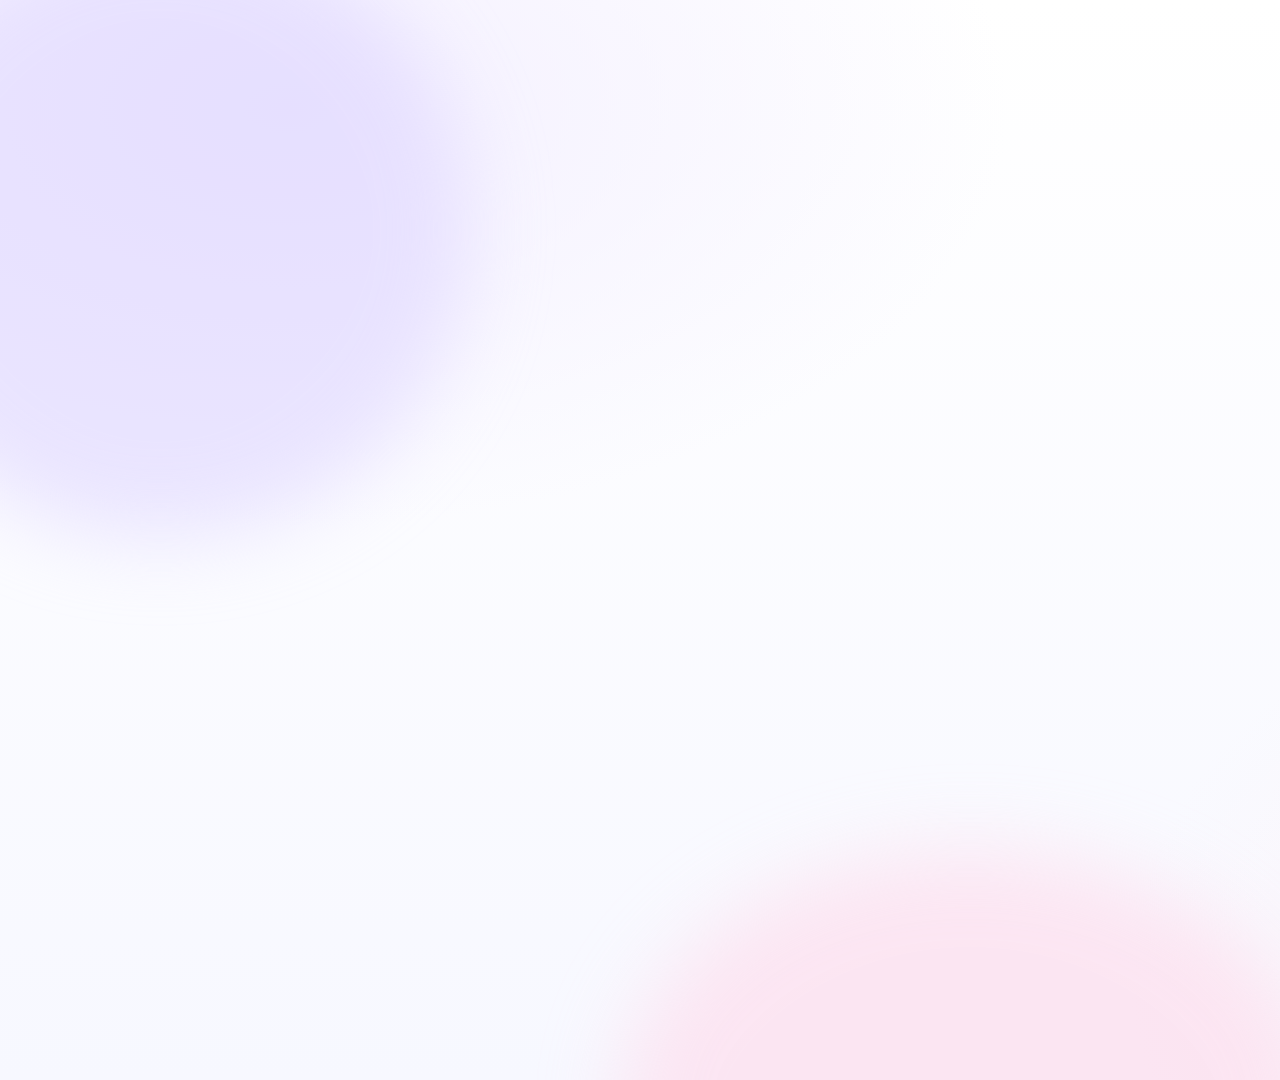
<file: video/lo-to-screen/index.html>
<!doctype html>
<html><head><meta charset="utf-8">
<link href="fonts.css" rel="stylesheet">
<style>
:root{--navy:#1b3fb8;--navy2:#0f2a7a;--yellow:#f7c63c;--lav:#e9e3fb;--pink:#fbe3ee;--ink:#1d2445;--grey:#5a6384}
*{box-sizing:border-box;margin:0;padding:0}
html,body{width:1920px;height:1080px;overflow:hidden;background:#fff}
#stage{position:relative;width:1920px;height:1080px;overflow:hidden;font-family:Poppins,sans-serif;color:var(--ink);
 background:radial-gradient(1200px 700px at 15% 10%,#f3efff 0%,transparent 60%),radial-gradient(1000px 700px at 90% 90%,#fdf1f6 0%,transparent 60%),linear-gradient(180deg,#ffffff,#f7f8ff)}
.abs{position:absolute}
.blob{position:absolute;border-radius:50%;filter:blur(40px);opacity:.55}
.scene{position:absolute;inset:0;display:none}
svg [class]{transform-box:fill-box;transform-origin:center}
.card{position:absolute;left:150px;top:190px;width:600px;height:600px;border-radius:48px;background:#fff;
 box-shadow:0 30px 80px rgba(27,63,184,.16),0 4px 14px rgba(27,63,184,.08);display:flex;align-items:center;justify-content:center}
.card::before{content:"";position:absolute;inset:18px;border-radius:36px;background:linear-gradient(160deg,#f4f1ff,#fff 60%,#fff8e3)}
.card svg{position:relative;width:470px;height:470px;overflow:visible}
.badge{position:absolute;left:112px;top:150px;width:120px;height:120px;border-radius:50%;background:var(--navy);color:#fff;
 font-weight:800;font-size:64px;display:flex;align-items:center;justify-content:center;box-shadow:0 12px 30px rgba(27,63,184,.35);border:6px solid #fff}
.right{position:absolute;left:860px;top:210px;width:950px}
.chip{display:inline-block;padding:10px 26px;border-radius:40px;background:var(--navy);color:#fff;font-weight:700;letter-spacing:6px;font-size:24px}
.step{font-weight:600;color:var(--grey);font-size:30px;margin-top:22px}
.title{font-weight:800;color:var(--navy);font-size:92px;line-height:1.02;margin-top:8px}
.sub{font-size:38px;color:var(--grey);margin-top:22px;font-weight:500}
.underline{height:12px;width:260px;border-radius:8px;background:var(--yellow);margin-top:18px;transform-origin:left center}
.tags{margin-top:40px;display:flex;flex-wrap:wrap;gap:18px}
.tag{padding:16px 28px;border-radius:22px;background:#fff;border:3px solid #dfe4fb;font-size:30px;font-weight:600;color:var(--navy2);box-shadow:0 8px 20px rgba(27,63,184,.08)}
.tag b{color:var(--yellow);-webkit-text-stroke:0;margin-right:10px}
.capbox{position:absolute;left:140px;right:140px;top:842px;height:122px;border-radius:30px;background:rgba(255,255,255,.92);
 box-shadow:0 14px 40px rgba(27,63,184,.12);border:2px solid #e6e9fb}
.cap{position:absolute;left:190px;right:190px;top:842px;height:122px;display:flex;align-items:center;justify-content:center;text-align:center;
 font-size:33px;line-height:1.3;font-weight:500;color:var(--ink)}
.cap strong{color:var(--navy);font-weight:700}
.capbar{position:absolute;left:140px;top:842px;width:14px;height:122px;border-radius:30px 0 0 30px;background:var(--yellow)}
/* header */
#logo{position:absolute;left:60px;top:42px;font-weight:800;font-size:40px;color:var(--navy)}
#logo i{font-family:Caveat,cursive;color:var(--yellow);font-style:normal;font-size:50px;margin:0 6px}
#phases{position:absolute;right:60px;top:52px;display:flex;gap:14px;align-items:center;font-weight:700;font-size:22px;letter-spacing:4px;color:#9aa3c7}
#phases .ar{color:var(--yellow)}
#phases span.on{color:var(--navy)}
/* timeline */
#tl{position:absolute;left:0;top:990px;width:1920px;height:80px}
#tl svg{position:absolute;inset:0}
.dot{position:absolute;top:22px;width:34px;height:34px;margin-left:-17px;border-radius:50%;background:#fff;border:6px solid var(--yellow)}
.dot.done{background:var(--navy);border-color:var(--navy)}
.dot.cur{background:var(--yellow);border-color:#fff;box-shadow:0 0 0 6px var(--yellow),0 6px 20px rgba(247,198,60,.7)}
/* intro */
.big{font-weight:800;font-size:200px;color:var(--navy);letter-spacing:-4px;line-height:1}
.to{font-family:Caveat,cursive;color:var(--yellow);font-size:230px;font-weight:700}
.chain{display:flex;gap:26px;align-items:center;font-weight:600;letter-spacing:10px;font-size:34px;color:var(--navy2)}
.chain .ar{color:var(--yellow);font-size:40px;letter-spacing:0}
.bubble{position:absolute;padding:30px 40px;border-radius:40px;background:var(--pink);font-family:Caveat,cursive;font-size:56px;line-height:1.05;color:var(--navy2);text-align:center}
.hand{font-family:Caveat,cursive;color:var(--navy2)}
.center{position:absolute;left:0;right:0;text-align:center}
.pill{display:inline-block;padding:22px 48px;border-radius:60px;font-weight:800;font-size:54px;letter-spacing:8px;color:#fff;background:var(--navy);box-shadow:0 16px 40px rgba(27,63,184,.3)}
</style></head>
<body><div id="stage">
 <div class="blob" id="b1" style="left:-150px;top:-120px;width:620px;height:620px;background:#dcd3ff"></div>
 <div class="blob" id="b2" style="right:-180px;top:260px;width:560px;height:560px;background:#ffe9a8"></div>
 <div class="blob" id="b3" style="left:620px;bottom:-260px;width:700px;height:520px;background:#ffd6e8"></div>
 <div id="scenes"></div>
 <div id="hud">
  <div id="logo">LO<i>to</i>Screen</div>
  <div id="phases"></div>
  <div id="tl"></div>
 </div>
</div>
<script>
// ---------------- tween engine ----------------
const E={lin:p=>p,out:p=>1-Math.pow(1-p,3),inout:p=>p<.5?4*p*p*p:1-Math.pow(-2*p+2,3)/2,
 back:p=>{const c1=1.9,c3=c1+1;return 1+c3*Math.pow(p-1,3)+c1*Math.pow(p-1,2)},
 el:p=>p===0||p===1?p:Math.pow(2,-10*p)*Math.sin((p*10-.75)*(2*Math.PI/3))+1};
const TW=new Map(), LOOPS=[], SHOWS=[];
const DEF={o:1,x:0,y:0,s:1,r:0,sx:1,sy:1};
function tw(el,t0,d,from,to,ease='out'){ if(!el)return; if(!TW.has(el))TW.set(el,[]);
 TW.get(el).push({t0,d,from,to,ease:E[ease]||E.out}); }
function loop(el,fn){LOOPS.push({el,fn})}
function show(el,a,b){SHOWS.push({el,a,b})}
function seek(t){
 for(const s of SHOWS){ s.el.style.display=(t>=s.a&&t<s.b)?'block':'none'; }
 for(const [el,list] of TW){
  const st={...DEF}; const seen={};
  const sorted=list.slice().sort((a,b)=>a.t0-b.t0);
  for(const k of Object.keys(DEF)){
   const ts=sorted.filter(w=>k in w.to); if(!ts.length)continue;
   if(t<ts[0].t0){ st[k]=(k in ts[0].from)?ts[0].from[k]:DEF[k]; continue; }
   let w=ts[0]; for(const x of ts) if(x.t0<=t) w=x;
   const p=w.d<=0?1:Math.min(1,Math.max(0,(t-w.t0)/w.d)); const f=(k in w.from)?w.from[k]:st[k];
   st[k]=f+(w.to[k]-f)*w.ease(p);
  }
  el.style.opacity=st.o;
  el.style.transform=`translate(${st.x}px,${st.y}px) rotate(${st.r}deg) scale(${st.s*st.sx},${st.s*st.sy})`;
 }
 for(const l of LOOPS) l.fn(l.el,t);
}
window.seek=seek;
const $=(h)=>{const d=document.createElement('div');d.innerHTML=h.trim();return d.firstElementChild};
const q=(root,sel)=>root.querySelector(sel), qa=(root,sel)=>[...root.querySelectorAll(sel)];

// ---------------- icons ----------------
const ICON={
lo:`<svg viewBox="0 0 200 200"><g class="doc"><rect x="45" y="22" width="110" height="150" rx="14" fill="#fff" stroke="#f7c63c" stroke-width="7"/>
 <text x="100" y="92" text-anchor="middle" font-family="Poppins" font-weight="800" font-size="46" fill="#1b3fb8">LO</text>
 <rect class="ln" x="66" y="110" width="68" height="7" rx="3.5" fill="#1b3fb8"/><rect class="ln" x="66" y="126" width="68" height="7" rx="3.5" fill="#1b3fb8"/>
 <rect class="ln" x="66" y="142" width="48" height="7" rx="3.5" fill="#1b3fb8"/></g>
 <g class="pen"><rect x="150" y="90" width="14" height="70" rx="4" fill="#f7c63c" transform="rotate(30 157 125)"/><polygon points="0,0 14,0 7,16" fill="#1d2445" transform="translate(132 150) rotate(30)"/></g>
 <g class="chk"><circle cx="160" cy="46" r="22" fill="#1b3fb8"/><path d="M149 46 l8 8 l14 -16" stroke="#fff" stroke-width="6" fill="none" stroke-linecap="round" stroke-linejoin="round"/></g></svg>`,
ve:`<svg viewBox="0 0 200 200"><g class="rays" stroke="#f7c63c" stroke-width="6" stroke-linecap="round"><line x1="100" y1="6" x2="100" y2="18"/><line x1="58" y1="20" x2="66" y2="30"/><line x1="142" y1="20" x2="134" y2="30"/><line x1="40" y1="56" x2="52" y2="60"/><line x1="160" y1="56" x2="148" y2="60"/></g>
 <g class="bulb"><circle cx="100" cy="62" r="30" fill="#fde58a" stroke="#f7c63c" stroke-width="5"/><rect x="88" y="88" width="24" height="16" rx="4" fill="#9aa3c7"/></g>
 <g class="cam"><rect x="36" y="104" width="128" height="80" rx="16" fill="#1d2445"/><rect x="60" y="94" width="36" height="18" rx="6" fill="#1d2445"/>
 <circle cx="100" cy="144" r="30" fill="#2c3563" stroke="#5a6384" stroke-width="5"/><circle cx="100" cy="144" r="17" fill="#1b3fb8"/><circle cx="93" cy="137" r="6" fill="#9fb4ff"/>
 <rect x="138" y="114" width="14" height="8" rx="3" fill="#f7c63c"/></g><rect class="flash" x="0" y="0" width="200" height="200" rx="30" fill="#fff"/></svg>`,
st:`<svg viewBox="0 0 200 200"><g class="tg"><circle cx="95" cy="110" r="78" fill="#1b3fb8"/><circle cx="95" cy="110" r="60" fill="#fff"/><circle cx="95" cy="110" r="42" fill="#1b3fb8"/><circle cx="95" cy="110" r="25" fill="#f7c63c"/><circle cx="95" cy="110" r="9" fill="#1b3fb8"/></g>
 <g class="arrow"><line x1="98" y1="107" x2="178" y2="27" stroke="#1d2445" stroke-width="8" stroke-linecap="round"/><polygon points="178,27 186,4 164,12" fill="#1d2445"/><polygon points="170,22 190,26 184,10" fill="#1d2445" transform="translate(-4 8)"/></g></svg>`,
sm:`<svg viewBox="0 0 200 200"><rect x="12" y="30" width="176" height="130" rx="12" fill="#fde9b8" stroke="#e8b54a" stroke-width="5"/><rect x="22" y="40" width="156" height="110" rx="6" fill="#fff"/>
 ${[0,1,2,3,4,5].map(i=>{const x=30+(i%3)*50,y=48+Math.floor(i/3)*50;return `<g class="tile"><rect x="${x}" y="${y}" width="44" height="42" rx="5" fill="#8fb7ff"/><polygon points="${x+4},${y+38} ${x+18},${y+20} ${x+28},${y+30} ${x+34},${y+24} ${x+42},${y+38}" fill="#fff" opacity=".9"/><circle cx="${x+34}" cy="${y+12}" r="5" fill="#fff"/></g>`}).join('')}
 <g class="pencil"><rect x="168" y="110" width="12" height="60" rx="3" fill="#f7c63c" transform="rotate(20 174 140)"/><polygon points="0,0 12,0 6,14" fill="#1d2445" transform="translate(160 166) rotate(20)"/></g></svg>`,
ai:`<svg viewBox="0 0 200 200"><g class="b1"><rect x="8" y="30" width="62" height="40" rx="14" fill="#f7a8e0"/><rect x="20" y="44" width="36" height="5" rx="2.5" fill="#fff"/><rect x="20" y="54" width="24" height="5" rx="2.5" fill="#fff"/></g>
 <g class="b2"><rect x="132" y="22" width="62" height="40" rx="14" fill="#4f7cff"/><rect x="144" y="36" width="36" height="5" rx="2.5" fill="#fff"/><rect x="144" y="46" width="24" height="5" rx="2.5" fill="#fff"/></g>
 <g class="b3"><rect x="136" y="130" width="58" height="36" rx="14" fill="#a98bff"/><rect x="148" y="143" width="32" height="5" rx="2.5" fill="#fff"/></g>
 <g class="bot"><line x1="100" y1="44" x2="100" y2="60" stroke="#9aa3c7" stroke-width="5"/><circle class="ant" cx="100" cy="40" r="7" fill="#4f7cff"/>
 <rect x="54" y="60" width="92" height="70" rx="30" fill="#fff" stroke="#dfe4fb" stroke-width="4"/><rect x="66" y="72" width="68" height="44" rx="20" fill="#16193a"/>
 <g class="eyes"><path d="M80 96 q7 -10 14 0" stroke="#5fd0ff" stroke-width="5" fill="none" stroke-linecap="round"/><path d="M106 96 q7 -10 14 0" stroke="#5fd0ff" stroke-width="5" fill="none" stroke-linecap="round"/></g>
 <path d="M92 106 q8 6 16 0" stroke="#5fd0ff" stroke-width="4" fill="none" stroke-linecap="round"/>
 <rect x="70" y="132" width="60" height="44" rx="20" fill="#fff" stroke="#dfe4fb" stroke-width="4"/><circle cx="100" cy="152" r="8" fill="#4f7cff"/>
 <circle cx="48" cy="96" r="10" fill="#dfe4fb"/><circle cx="152" cy="96" r="10" fill="#dfe4fb"/></g></svg>`,
co:`<svg viewBox="0 0 200 200"><g class="f1"><rect x="10" y="30" width="100" height="84" rx="10" fill="#fff" stroke="#f7c63c" stroke-width="6"/><rect x="20" y="40" width="80" height="64" rx="4" fill="#8fb7ff"/><polygon points="24,100 50,68 66,86 76,76 96,100" fill="#fff"/><circle cx="80" cy="56" r="7" fill="#fff"/></g>
 <g class="f2"><rect x="96" y="80" width="96" height="80" rx="10" fill="#fff" stroke="#f7c63c" stroke-width="6"/><rect x="105" y="89" width="78" height="62" rx="4" fill="#8fb7ff"/><polygon points="109,147 134,117 150,133 160,124 180,147" fill="#fff"/><circle cx="164" cy="104" r="7" fill="#fff"/></g>
 <g class="link" fill="none" stroke="#1d2445" stroke-width="9" stroke-linecap="round"><rect x="58" y="138" width="44" height="24" rx="12" transform="rotate(-40 80 150)"/><rect x="84" y="158" width="44" height="24" rx="12" transform="rotate(-40 106 170)"/></g>
 <g class="arr"><path d="M104 60 h24" stroke="#1b3fb8" stroke-width="7" stroke-linecap="round"/><polygon points="126,50 142,60 126,70" fill="#1b3fb8"/></g></svg>`,
fl:`<svg viewBox="0 0 200 200"><defs><linearGradient id="fg" x1="0" x2="1" y1="0" y2="1"><stop offset="0" stop-color="#1c2446"/><stop offset="1" stop-color="#2c3a8a"/></linearGradient>
 <linearGradient id="pg" x1="0" x2="1"><stop offset="0" stop-color="#4f7cff"/><stop offset="1" stop-color="#9fb4ff"/></linearGradient></defs>
 <g class="box"><rect x="10" y="50" width="180" height="100" rx="22" fill="url(#fg)"/>
 <polygon class="play" points="36,74 36,126 80,100" fill="url(#pg)"/>
 <text x="136" y="113" text-anchor="middle" font-family="Poppins" font-weight="600" font-size="38" fill="#fff">Flow</text></g>
 <g class="spark" fill="#f7c63c"><path d="M170 30 l4 10 l10 4 l-10 4 l-4 10 l-4 -10 l-10 -4 l10 -4z"/><path d="M26 160 l3 7 l7 3 l-7 3 l-3 7 l-3 -7 l-7 -3 l7 -3z"/></g></svg>`,
ed:`<svg viewBox="0 0 200 200"><rect x="30" y="18" width="140" height="120" rx="26" fill="#fff" stroke="#dfe4fb" stroke-width="4"/>
 <g class="sc" stroke="#16193a" stroke-width="12" stroke-linecap="round" fill="none"><path d="M62 50 L138 102"/><path d="M62 102 L138 50"/></g>
 <circle cx="62" cy="50" r="10" fill="#fff" stroke="#16193a" stroke-width="6"/><circle cx="62" cy="102" r="10" fill="#fff" stroke="#16193a" stroke-width="6"/>
 <rect x="22" y="146" width="156" height="42" rx="14" fill="#6f8dff"/>
 ${Array.from({length:22},(_,i)=>`<rect class="wv" x="${32+i*6.6}" y="152" width="3.4" height="30" rx="1.7" fill="#fff"/>`).join('')}</svg>`,
fv:`<svg viewBox="0 0 200 200"><rect x="10" y="26" width="180" height="120" rx="10" fill="#2a2f45"/><rect x="18" y="34" width="164" height="104" rx="4" fill="#dfe8ff"/>
 <rect x="18" y="34" width="164" height="104" rx="4" fill="url(#sky)"/><defs><linearGradient id="sky" x1="0" y1="0" x2="0" y2="1"><stop offset="0" stop-color="#eef3ff"/><stop offset="1" stop-color="#c9d7ff"/></linearGradient></defs>
 <rect x="94" y="146" width="12" height="24" fill="#2a2f45"/><rect x="62" y="168" width="76" height="10" rx="5" fill="#2a2f45"/>
 <g class="pb"><circle cx="100" cy="86" r="28" fill="#4f7cff"/><polygon points="92,72 92,100 114,86" fill="#fff"/></g>
 <rect x="30" y="126" width="140" height="5" rx="2.5" fill="#fff" opacity=".8"/><rect class="prog" x="30" y="126" width="140" height="5" rx="2.5" fill="#1b3fb8" style="transform-origin:left center"/>
 <g class="stars" fill="#f7c63c"><path d="M22 14 l3 7 l7 3 l-7 3 l-3 7 l-3 -7 l-7 -3 l7 -3z"/><path d="M180 12 l3 7 l7 3 l-7 3 l-3 7 l-3 -7 l-7 -3 l7 -3z"/></g></svg>`
};

// ---------------- data ----------------
const PH=['IDEA','PLAN','CREATE','TEACH','IMPACT'];
const STEPS=[
 {k:'lo',n:1,title:'Learning Outcome',sub:'Tentukan Learning Outcome',ph:0,dur:10,
  tags:['Tahu','Faham','Boleh lakukan'],
  caps:['Perjalanan ini bermula dengan <strong>Learning Outcome (LO)</strong>.',
        'Selepas menonton video ini, apakah yang pelajar sepatutnya <strong>tahu, faham</strong> atau <strong>boleh lakukan</strong>?']},
 {k:'ve',n:2,title:'Visual Evidence',sub:'Pilih bukti visual yang kuat',ph:0,dur:11,
  tags:['Jelas','Bantu pelajar melihat','Sokong pembelajaran'],
  caps:['Pilih <strong>Visual Evidence</strong>: visual paling jelas yang membantu pelajar melihat dan memahami konsep.',
        'Bukan sekadar mencantikkan video, tetapi visual yang <strong>benar-benar menyokong pembelajaran</strong>.']},
 {k:'st',n:3,title:'Strategi',sub:'Pilih strategi PdP yang sesuai',ph:1,dur:10,
  tags:['Terangkan konsep','Bandingkan','Tunjuk proses','Selesaikan masalah'],
  caps:['Seterusnya, tentukan <strong>strategi pengajaran</strong> yang sesuai.',
        'Terangkan konsep? Bandingkan dua keadaan? Tunjukkan proses? Atau selesaikan satu masalah?']},
 {k:'sm',n:4,title:'Scene Map',sub:'Rancang scene · 8 saat setiap scene',ph:1,dur:10,timer:true,
  caps:['Bina <strong>Scene Map</strong>: pecahkan kandungan kepada scene pendek, <strong>satu fokus</strong> setiap scene.',
        'Untuk video Google Flow, satu scene biasanya dirancang sekitar <strong>lapan saat</strong>.']},
 {k:'ai',n:5,title:'AI Checkpoints',sub:'Bincang & perhalusi dengan AI',ph:1,dur:10,checks:['Bincang','Semak','Perhalusi'],
  caps:['AI bukan sekadar untuk menghasilkan video.',
        'Guna <strong>AI Checkpoints</strong> untuk berbincang, menyemak dan memperhalusi keputusan pengajaran.']},
 {k:'co',n:6,title:'Continuity',sub:'Pastikan kesinambungan antara scene',ph:2,dur:11,
  tags:['Watak','Persekitaran','Arah visual','Gaya persembahan'],
  caps:['Pastikan <strong>continuity</strong>: watak, persekitaran, arah visual dan gaya persembahan yang konsisten.',
        'Supaya video terasa seperti <strong>satu perjalanan pembelajaran</strong>, bukan klip yang terpisah.']},
 {k:'fl',n:7,title:'Google Flow',sub:'Jana klip, satu scene pada satu masa',ph:2,dur:9,clips:true,
  caps:['Barulah kita masuk ke peringkat <strong>Google Flow</strong>,',
        'di mana setiap scene dijana <strong>satu demi satu</strong> berdasarkan perancangan.']},
 {k:'ed',n:8,title:'Edit',sub:'Tambah VO, overlay & susun dalam CapCut',ph:2,dur:10,
  tags:['Voice over','Caption','Overlay','Animasi'],
  caps:['Klip yang siap dibawa ke proses <strong>editing</strong>, contohnya menggunakan <strong>CapCut</strong>.',
        'Tambah voice over, caption, overlay dan animasi untuk menarik perhatian kepada perkara penting.']},
 {k:'fv',n:9,title:'Video PdP Siap!',sub:'Sedia untuk digunakan dalam kelas',ph:3,dur:7,
  caps:['Akhirnya, kita memperoleh sebuah <strong>video PdP yang siap digunakan</strong>.']},
];
const SC=[]; let T=0; const OV=window.TL||null; const CUE=OV?OV.cue:{think:2.6,quote:[.8,4,7.2],close:2.4};
function addScene(kind,dur,data){if(OV)dur=OV.dur[SC.length]; const s={kind,start:T,dur,data};SC.push(s);T+=dur;return s}
addScene('intro',10);
STEPS.forEach(s=>addScene('step',s.dur,s));
addScene('think',8);
addScene('quote',12);
addScene('chain',8);
addScene('close',8);
addScene('info',9);
window.TOTAL=T; window.SCENES=SC.map(s=>({kind:s.kind,start:s.start,dur:s.dur}));

// ---------------- builders ----------------
const root=document.getElementById('scenes');
function sceneEl(s,html){const el=$(`<div class="scene">${html}</div>`);root.appendChild(el);show(el,s.start,s.start+s.dur);
 tw(el,s.start,.5,{o:0},{o:1},'lin'); tw(el,s.start+s.dur-.45,.45,{},{o:0},'lin'); return el}
function captions(el,s,caps){
 const bar=$(`<div><div class="capbox"></div><div class="capbar"></div></div>`); el.appendChild(bar);
 tw(bar,s.start+.3,.6,{o:0,y:40},{o:1,y:0});
 const n=caps.length, lens=caps.map(c=>c.replace(/<[^>]+>/g,'').length), tot=lens.reduce((x,y)=>x+y,0); let acc=0;
 caps.forEach((c,i)=>{const ce=$(`<div class="cap"><span>${c}</span></div>`);el.appendChild(ce);
  const span=(s.dur-1.2)*lens[i]/tot; const a=s.start+.6+acc; acc+=span; const b=a+span-.25;
  tw(ce,a,.5,{o:0,y:18},{o:1,y:0}); if(i<n-1) tw(ce,b,.35,{},{o:0,y:-14},'inout');});
}

for(const s of SC){ const a=s.start;
 if(s.kind==='intro'){
  const el=sceneEl(s,`
   <div class="bubble" style="left:170px;top:150px;transform:rotate(-6deg)">Mula dengan pengajaran,<br>bukan dengan prompt.</div>
   <div class="center" style="top:300px"><span class="big L1">LO</span> <span class="to" style="margin:0 24px 0 18px">to</span> <span class="big L2">Screen</span></div>
   <div class="abs uline" style="left:760px;top:560px;width:560px;height:14px;border-radius:10px;background:var(--yellow)"></div>
   <div class="center" style="top:620px"><div class="chain" style="justify-content:center">${PH.map((p,i)=>`<span class="ph">${p}</span>${i<4?'<span class="ar">➜</span>':''}`).join('')}</div></div>
   <div class="hand abs" style="right:150px;top:150px;font-size:68px;transform:rotate(-10deg)" id="vk">Video kecil,<br>impak besar.</div>`);
  const [L1,to,L2]=[q(el,'.L1'),q(el,'.to'),q(el,'.L2')];
  [L1,to,L2].forEach(x=>x.style.display='inline-block');
  tw(L1,a+.3,.9,{o:0,y:-160},{o:1,y:0},'back'); tw(to,a+.8,.8,{o:0,s:.2,r:-30},{o:1,s:1,r:0},'back'); tw(L2,a+1.1,.9,{o:0,y:160},{o:1,y:0},'back');
  tw(q(el,'.uline'),a+1.8,.8,{o:0,sx:0},{o:1,sx:1});
  qa(el,'.chain>span').forEach((x,i)=>{x.style.display='inline-block';tw(x,a+2.3+i*.18,.5,{o:0,y:30},{o:1,y:0},'back')});
  tw(q(el,'.bubble'),a+3.6,.8,{o:0,s:.3},{o:1,s:1},'back');
  tw(q(el,'#vk'),a+4.2,.8,{o:0,x:60},{o:1,x:0},'back');
  loop(q(el,'.bubble'),(e,t)=>{if(t>a+4.4)e.style.transform=`rotate(-6deg) translateY(${Math.sin((t-a)*2)*8}px)`});
  captions(el,s,['<strong>LO to Screen</strong>: proses membina video pengajaran secara lebih terancang,',
                 'bermula dengan <strong>objektif pembelajaran</strong>, bukannya terus menghasilkan prompt AI.']);
 }
 if(s.kind==='step'){ const d=s.data;
  const extra = d.tags?`<div class="tags">${d.tags.map(x=>`<div class="tag"><b>✓</b>${x}</div>`).join('')}</div>`
   : d.timer?`<div class="tags" style="align-items:center;gap:26px">${[1,2,3,4].map(i=>`<div class="tag sc" style="padding:18px 22px">Scene ${i}<br><span style="color:#9aa3c7;font-size:24px">⏱ 8 saat</span></div>`).join('')}</div>`
   : d.checks?`<div class="tags">${d.checks.map((x,i)=>`<div class="tag"><span style="display:inline-flex;width:40px;height:40px;border-radius:50%;background:var(--navy);color:#fff;align-items:center;justify-content:center;margin-right:12px;font-size:22px">${i+1}</span>${x}</div>`).join('')}</div>`
   : d.clips?`<div class="tags">${[1,2,3,4,5].map(i=>`<div class="tag" style="width:150px;height:96px;padding:0;display:flex;align-items:center;justify-content:center;background:linear-gradient(135deg,#1c2446,#34449a);color:#fff;border:none">▶ S${i}</div>`).join('')}</div>`
   : `<div class="tags"><div class="tag" style="font-size:44px;padding:22px 40px;background:var(--navy);color:#fff;border:none">▶ Siap untuk PdP!</div></div>`;
  const el=sceneEl(s,`<div class="card">${ICON[d.k]}</div><div class="badge">${d.n}</div>
   <div class="right"><span class="chip">${PH[d.ph]}</span><div class="step">Langkah ${d.n} / 9</div><div class="title">${d.title}</div>
   <div class="underline"></div><div class="sub">${d.sub}</div>${extra}</div>`);
  tw(q(el,'.card'),a+.1,.9,{o:0,x:-140,s:.85},{o:1,x:0,s:1},'back');
  tw(q(el,'.badge'),a+.6,.7,{o:0,s:0,r:-180},{o:1,s:1,r:0},'back');
  const R=q(el,'.right'); [...R.children].forEach((c,i)=>tw(c,a+.5+i*.15,.7,{o:0,x:80},{o:1,x:0},'out'));
  tw(q(el,'.underline'),a+1.1,.7,{sx:0},{sx:1});
  qa(el,'.tags>.tag').forEach((c,i)=>tw(c,a+1.8+i*.35,.55,{o:0,s:.5,y:30},{o:1,s:1,y:0},'back'));
  // subtle float of card
  const card=q(el,'.card svg'); loop(card,(e,t)=>{e.style.transform=`translateY(${Math.sin((t-a)*1.6)*8}px)`});
  const I=(sel)=>qa(el,sel);
  if(d.k==='lo'){ I('.ln').forEach((x,i)=>tw(x,a+1.2+i*.3,.5,{sx:0},{sx:1})); tw(I('.pen')[0],a+1,.8,{o:0,x:40,y:-40},{o:1,x:0,y:0},'back'); tw(I('.chk')[0],a+2.4,.6,{s:0},{s:1},'back');}
  if(d.k==='ve'){ tw(I('.cam')[0],a+.8,.7,{y:60,o:0},{y:0,o:1},'back'); tw(I('.bulb')[0],a+1.3,.7,{s:0},{s:1},'back'); tw(I('.rays')[0],a+1.8,.5,{o:0,s:.6},{o:1,s:1});
    const f=I('.flash')[0]; tw(f,a+2.6,.05,{o:0},{o:.9},'lin'); tw(f,a+2.65,.5,{},{o:0},'lin');
    loop(I('.rays')[0],(e,t)=>{if(t>a+2.3)e.style.opacity=.6+.4*Math.sin((t-a)*6)});}
  if(d.k==='st'){ tw(I('.tg')[0],a+.8,.7,{s:0},{s:1},'back'); tw(I('.arrow')[0],a+1.6,.45,{o:0,x:160,y:-160},{o:1,x:0,y:0},'out');
    loop(I('.tg')[0],(e,t)=>{const p=t-(a+2.05); if(p>0&&p<.5){e.style.transform=`scale(${1+.06*Math.sin(p*Math.PI*2)*(1-p*2)})`}});}
  if(d.k==='sm'){ I('.tile').forEach((x,i)=>tw(x,a+1+i*.25,.45,{s:0,o:0},{s:1,o:1},'back')); tw(I('.pencil')[0],a+.8,.6,{o:0,y:-40},{o:1,y:0});
    loop(I('.pencil')[0],(e,t)=>{if(t>a+1.4&&t<a+3)e.style.transform=`translate(${Math.sin((t-a)*14)*6}px,${Math.cos((t-a)*9)*4}px)`});
    // timer tags: progress
  }
  if(d.k==='ai'){ tw(I('.bot')[0],a+.8,.8,{y:80,o:0},{y:0,o:1},'back'); ['.b1','.b2','.b3'].forEach((c,i)=>tw(I(c)[0],a+1.6+i*.5,.5,{s:0},{s:1},'back'));
    loop(I('.bot')[0],(e,t)=>{if(t>a+1.6)e.style.transform=`translateY(${Math.sin((t-a)*3)*5}px) rotate(${Math.sin((t-a)*1.5)*3}deg)`});
    loop(I('.eyes')[0],(e,t)=>{const k=(t-a)%2.4; e.style.transform=`scaleY(${k<.12?.1:1})`});}
  if(d.k==='co'){ tw(I('.f1')[0],a+.8,.6,{x:-60,o:0},{x:0,o:1},'back'); tw(I('.f2')[0],a+1.2,.6,{x:60,o:0},{x:0,o:1},'back'); tw(I('.arr')[0],a+1.7,.5,{sx:0,o:0},{sx:1,o:1});
    tw(I('.link')[0],a+2.1,.7,{s:0,r:-90},{s:1,r:0},'back');}
  if(d.k==='fl'){ tw(I('.box')[0],a+.8,.7,{s:.3,o:0},{s:1,o:1},'back'); tw(I('.play')[0],a+1.4,.6,{x:-30,o:0},{x:0,o:1},'back');
    loop(I('.spark')[0],(e,t)=>{e.style.opacity=.5+.5*Math.sin((t-a)*5); e.style.transform=`scale(${.9+.15*Math.sin((t-a)*5)})`});}
  if(d.k==='ed'){ tw(I('.sc')[0],a+.8,.7,{s:0,r:-120},{s:1,r:0},'back');
    loop(el,(e,t)=>{if(t<a||t>a+s.dur)return; I('.wv').forEach((w,i)=>{const h=.3+.7*Math.abs(Math.sin((t-a)*5+i*.7)*Math.cos((t-a)*2.3+i*.35)); w.style.transform=`scaleY(${h})`})});}
  if(d.k==='fv'){ tw(I('.pb')[0],a+.8,.7,{s:0},{s:1},'el'); tw(I('.prog')[0],a+1.4,s.dur-2,{sx:0},{sx:1},'lin');
    loop(I('.stars')[0],(e,t)=>{e.style.opacity=.5+.5*Math.sin((t-a)*6)});
    loop(I('.pb')[0],(e,t)=>{if(t>a+1.6)e.style.transform=`scale(${1+.05*Math.sin((t-a)*4)})`});}
  captions(el,s,d.caps);
 }
 if(s.kind==='think'){
  const el=sceneEl(s,`<div class="center" style="top:250px;font-size:46px;font-weight:500;color:var(--grey)" id="t1">Jadi, LO to Screen <b style="color:var(--navy)">bukan sekadar</b><br>proses menghasilkan video menggunakan AI.</div>
   <div class="center" style="top:520px;font-size:120px;font-weight:800;color:var(--navy)" id="t2">Ia ialah satu <span style="font-family:Caveat;color:var(--yellow);font-size:150px">cara berfikir.</span></div>
   <div class="abs" id="brain" style="left:890px;top:770px;width:140px;height:140px;border-radius:50%;background:var(--navy);display:flex;align-items:center;justify-content:center;box-shadow:0 16px 40px rgba(27,63,184,.35)">
   <svg viewBox="0 0 64 64" width="84" height="84" fill="none" stroke="#fff" stroke-width="3.5" stroke-linecap="round"><path d="M24 12c-6 0-10 5-9 10-5 2-6 9-2 12-2 5 2 11 8 11 1 5 7 7 11 3V14c-2-2-5-3-8-2z"/><path d="M40 12c6 0 10 5 9 10 5 2 6 9 2 12 2 5-2 11-8 11-1 5-7 7-11 3"/><path d="M22 24h6M20 34h8M36 26h6M36 36h8"/></svg></div>`);
  tw(q(el,'#t1'),a+.3,.8,{o:0,y:30},{o:1,y:0}); tw(q(el,'#t2'),a+CUE.think,.9,{o:0,s:.6},{o:1,s:1},'back'); tw(q(el,'#brain'),a+CUE.think+1,.8,{o:0,s:0},{o:1,s:1},'back');
  loop(q(el,'#brain'),(e,t)=>{if(t>a+CUE.think+1.8)e.style.transform=`scale(${1+.05*Math.sin((t-a)*3)})`});
 }
 if(s.kind==='quote'){
  const L=[['🎯','Bermula dengan <b>apa yang pelajar perlu belajar</b>,'],['👀','menentukan <b>bagaimana mereka perlu melihatnya</b>,'],['🤖','kemudian barulah memilih <b>bagaimana AI boleh membantu</b><br>kita menghasilkan pengalaman pembelajaran tersebut.']];
  const el=sceneEl(s,`<div class="abs hand" style="left:200px;top:120px;font-size:190px;color:var(--yellow);line-height:1" id="qm">“</div>
   <div class="abs" style="left:300px;top:230px;width:1400px">${L.map((x,i)=>`<div class="ql" style="display:flex;gap:34px;align-items:center;margin-bottom:54px;font-size:46px;line-height:1.3;color:var(--ink)">
   <div style="flex:none;width:110px;height:110px;border-radius:30px;background:#fff;box-shadow:0 12px 30px rgba(27,63,184,.14);display:flex;align-items:center;justify-content:center;font-size:56px">${x[0]}</div><div>${x[1]}</div></div>`).join('')}</div>`);
  el.querySelectorAll('b').forEach(b=>{b.style.color='var(--navy)';b.style.fontWeight=700});
  tw(q(el,'#qm'),a+.2,.7,{o:0,s:.3},{o:1,s:1},'back');
  qa(el,'.ql').forEach((x,i)=>tw(x,a+CUE.quote[i],.8,{o:0,x:-80},{o:1,x:0},'out'));
 }
 if(s.kind==='chain'){
  const el=sceneEl(s,`<div class="center" style="top:230px;font-size:44px;color:var(--grey);font-weight:500" id="c0">Daripada…</div>
   <div class="abs" style="left:0;right:0;top:420px;display:flex;justify-content:center;align-items:center;gap:26px">
   ${PH.map((p,i)=>`<div class="pp pill" style="font-size:44px;padding:24px 34px;${i===4?'background:var(--yellow);color:var(--navy2)':''}">${p}</div>${i<4?'<div class="pa" style="font-size:60px;color:var(--yellow);font-weight:800">➜</div>':''}`).join('')}</div>
   <div class="abs" style="left:0;right:0;top:700px;display:flex;justify-content:center;gap:80px;font-size:32px;font-weight:600;color:var(--navy2)">
   <div class="ic">🧠 Pengajaran lebih bermakna</div><div class="ic">👥 Pembelajaran lebih aktif</div><div class="ic">📈 Impak lebih besar</div></div>`);
  tw(q(el,'#c0'),a+.2,.6,{o:0},{o:1});
  const seq=qa(el,'.pp,.pa'); seq.forEach((x,i)=>tw(x,a+.6+i*.55,.55,{o:0,s:.3,y:40},{o:1,s:1,y:0},'back'));
  qa(el,'.ic').forEach((x,i)=>tw(x,a+5.6+i*.45,.6,{o:0,y:30},{o:1,y:0},'back'));
  const last=qa(el,'.pp')[4]; loop(last,(e,t)=>{if(t>a+5.6)e.style.transform=`scale(${1+.06*Math.sin((t-a)*4)})`});
 }
 if(s.kind==='close'){
  const el=sceneEl(s,`<div class="center" style="top:250px;font-size:54px;line-height:1.35;font-weight:600;color:var(--ink)" id="k1">Video mungkin <span style="color:var(--grey)">pendek</span>,<br>tetapi apabila perancangannya <span style="color:var(--navy)">tepat</span>,</div>
   <div class="center" style="top:470px;font-size:74px;line-height:1.2;font-weight:800;color:var(--navy)" id="k2">impaknya kepada pembelajaran<br>boleh menjadi <span style="background:linear-gradient(transparent 62%,var(--yellow) 62%)">jauh lebih besar.</span></div>
   <div class="center hand" style="top:760px;font-size:80px" id="k3">Same Educator, Bigger Impact ♡</div>`);
  tw(q(el,'#k1'),a+.3,.8,{o:0,y:30},{o:1,y:0}); tw(q(el,'#k2'),a+CUE.close,.9,{o:0,s:.7},{o:1,s:1},'back'); tw(q(el,'#k3'),a+CUE.close+3,.8,{o:0,y:30,r:-4},{o:1,y:0,r:-2},'back');
 }
 if(s.kind==='info'){
  const el=sceneEl(s,`<img id="ig" src="infographic.webp" style="position:absolute;left:0;top:60px;width:1920px">
   <div class="center hand" style="top:925px;font-size:64px;color:var(--navy2)" id="e2">Mula dengan pengajaran, bukan dengan prompt. ♡</div>`);
  const ig=q(el,'#ig'); tw(ig,a,.8,{o:0},{o:1},'lin'); loop(ig,(e,t)=>{const p=Math.max(0,Math.min(1,(t-a)/s.dur)); e.style.transform=`scale(${1+.07*p})`});
  tw(q(el,'#e2'),a+1.5,.8,{o:0,y:30},{o:1,y:0},'back');
 }
}

// ---------------- HUD (logo, phases, timeline) ----------------
const hud=document.getElementById('hud');
const stepScenes=SC.filter(s=>s.kind==='step'); const hs=stepScenes[0].start, he=stepScenes[8].start+stepScenes[8].dur;
show(hud,hs,he); tw(hud,hs,.6,{o:0},{o:1},'lin'); tw(hud,he-.5,.5,{},{o:0},'lin');
const phs=document.getElementById('phases'); phs.innerHTML=PH.map((p,i)=>`<span data-i="${i}">${p}</span>${i<4?'<span class="ar">➜</span>':''}`).join('');
const tl=document.getElementById('tl'); const X0=260,X1=1660;
const xs=Array.from({length:9},(_,i)=>X0+(X1-X0)*i/8);
tl.innerHTML=`<svg width="1920" height="80"><path id="wave" d="M${X0-120} 39 ${xs.map((x,i)=>`Q ${x-87} ${i%2?20:58} ${x} 39`).join(' ')} T ${X1+120} 39" stroke="#f7c63c" stroke-width="7" fill="none" stroke-linecap="round" opacity=".45"/>
 <path id="wave2" d="M${X0-120} 39 ${xs.map((x,i)=>`Q ${x-87} ${i%2?20:58} ${x} 39`).join(' ')} T ${X1+120} 39" stroke="#f7c63c" stroke-width="9" fill="none" stroke-linecap="round"/></svg>`+
 xs.map((x,i)=>`<div class="dot" style="left:${x}px"></div>`).join('');
const w2=tl.querySelector('#wave2'); const len=w2.getTotalLength(); w2.style.strokeDasharray=len;
const dots=[...tl.querySelectorAll('.dot')];
loop(hud,(e,t)=>{ let cur=-1; stepScenes.forEach((s,i)=>{if(t>=s.start)cur=i});
 dots.forEach((d,i)=>{d.className='dot'+(i<cur?' done':i===cur?' cur':'');
  const sc=i===cur?1.25+.08*Math.sin(t*5):1; d.style.transform=`scale(${sc})`;});
 // progress along wave
 const ci=Math.max(cur,0), s=stepScenes[ci]; const p=E.out(Math.min(1,Math.max(0,(t-s.start)/.9)));
 const xPrev=ci>0?xs[ci-1]:X0-120; const xNow=xPrev+(xs[ci]-xPrev)*p; const target=(xNow-(X0-120))/(X1-X0+240);
 w2.style.strokeDashoffset=len*(1-Math.min(1,target));
 const ph=cur>=0?STEPS[cur].ph:0; phs.querySelectorAll('span[data-i]').forEach(sp=>sp.classList.toggle('on',+sp.dataset.i===ph));
});
// background blobs
loop(document.getElementById('b1'),(e,t)=>e.style.transform=`translate(${Math.sin(t*.3)*60}px,${Math.cos(t*.25)*40}px)`);
loop(document.getElementById('b2'),(e,t)=>e.style.transform=`translate(${Math.cos(t*.22)*50}px,${Math.sin(t*.3)*60}px)`);
loop(document.getElementById('b3'),(e,t)=>e.style.transform=`translate(${Math.sin(t*.2)*80}px,${Math.cos(t*.35)*30}px)`);
seek(0);
</script></body></html>
</file>
<file: video/lo-to-screen/fonts.css>
@font-face {
  font-family: 'Caveat';
  font-style: normal;
  font-weight: 600;
  font-display: swap;
  src: url(fonts/Wnz6HAc5bAfYB2Q7ZjYY.woff2) format('woff2');
  unicode-range: U+0000-00FF, U+0131, U+0152-0153, U+02BB-02BC, U+02C6, U+02DA, U+02DC, U+0304, U+0308, U+0329, U+2000-206F, U+20AC, U+2122, U+2191, U+2193, U+2212, U+2215, U+FEFF, U+FFFD;
}
@font-face {
  font-family: 'Caveat';
  font-style: normal;
  font-weight: 700;
  font-display: swap;
  src: url(fonts/Wnz6HAc5bAfYB2Q7ZjYY.woff2) format('woff2');
  unicode-range: U+0000-00FF, U+0131, U+0152-0153, U+02BB-02BC, U+02C6, U+02DA, U+02DC, U+0304, U+0308, U+0329, U+2000-206F, U+20AC, U+2122, U+2191, U+2193, U+2212, U+2215, U+FEFF, U+FFFD;
}
@font-face {
  font-family: 'Poppins';
  font-style: normal;
  font-weight: 400;
  font-display: swap;
  src: url(fonts/pxiEyp8kv8JHgFVrJJfecg.woff2) format('woff2');
  unicode-range: U+0000-00FF, U+0131, U+0152-0153, U+02BB-02BC, U+02C6, U+02DA, U+02DC, U+0304, U+0308, U+0329, U+2000-206F, U+20AC, U+2122, U+2191, U+2193, U+2212, U+2215, U+FEFF, U+FFFD;
}
@font-face {
  font-family: 'Poppins';
  font-style: normal;
  font-weight: 500;
  font-display: swap;
  src: url(fonts/pxiByp8kv8JHgFVrLGT9Z1xlFQ.woff2) format('woff2');
  unicode-range: U+0000-00FF, U+0131, U+0152-0153, U+02BB-02BC, U+02C6, U+02DA, U+02DC, U+0304, U+0308, U+0329, U+2000-206F, U+20AC, U+2122, U+2191, U+2193, U+2212, U+2215, U+FEFF, U+FFFD;
}
@font-face {
  font-family: 'Poppins';
  font-style: normal;
  font-weight: 600;
  font-display: swap;
  src: url(fonts/pxiByp8kv8JHgFVrLEj6Z1xlFQ.woff2) format('woff2');
  unicode-range: U+0000-00FF, U+0131, U+0152-0153, U+02BB-02BC, U+02C6, U+02DA, U+02DC, U+0304, U+0308, U+0329, U+2000-206F, U+20AC, U+2122, U+2191, U+2193, U+2212, U+2215, U+FEFF, U+FFFD;
}
@font-face {
  font-family: 'Poppins';
  font-style: normal;
  font-weight: 700;
  font-display: swap;
  src: url(fonts/pxiByp8kv8JHgFVrLCz7Z1xlFQ.woff2) format('woff2');
  unicode-range: U+0000-00FF, U+0131, U+0152-0153, U+02BB-02BC, U+02C6, U+02DA, U+02DC, U+0304, U+0308, U+0329, U+2000-206F, U+20AC, U+2122, U+2191, U+2193, U+2212, U+2215, U+FEFF, U+FFFD;
}
@font-face {
  font-family: 'Poppins';
  font-style: normal;
  font-weight: 800;
  font-display: swap;
  src: url(fonts/pxiByp8kv8JHgFVrLDD4Z1xlFQ.woff2) format('woff2');
  unicode-range: U+0000-00FF, U+0131, U+0152-0153, U+02BB-02BC, U+02C6, U+02DA, U+02DC, U+0304, U+0308, U+0329, U+2000-206F, U+20AC, U+2122, U+2191, U+2193, U+2212, U+2215, U+FEFF, U+FFFD;
}
</file>
